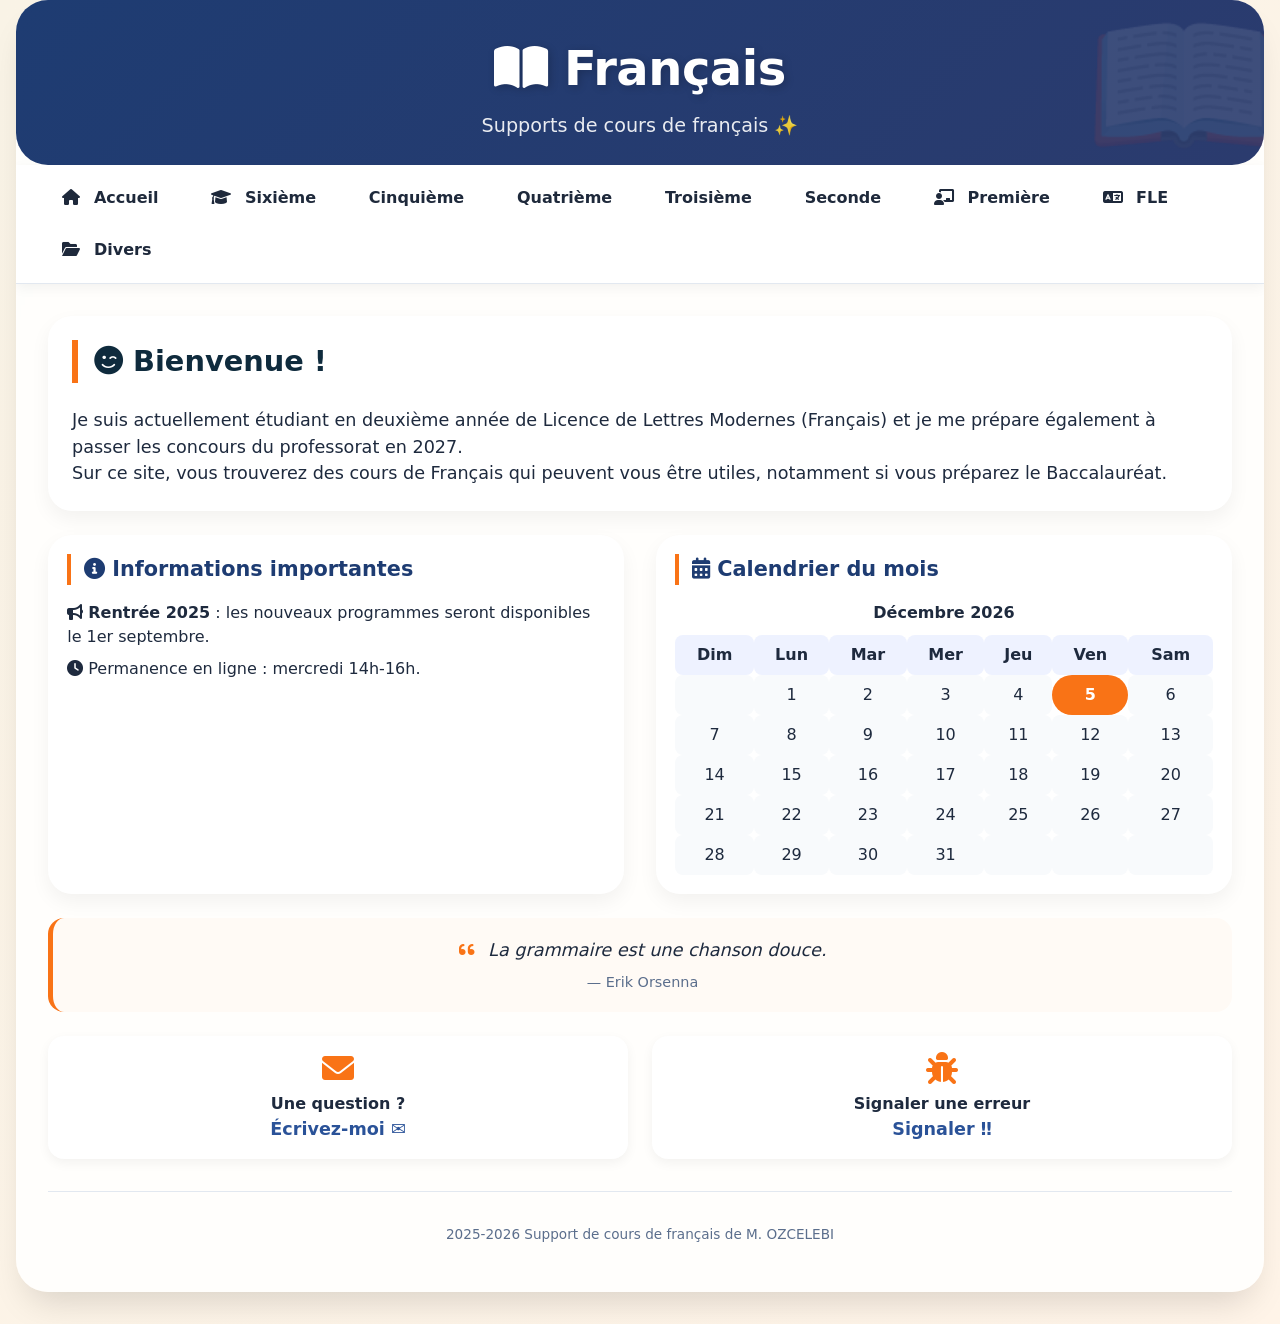
<file: index.html>
<!DOCTYPE html>
<html lang="fr">
<head>
    <meta charset="UTF-8">
    <meta name="viewport" content="width=device-width, initial-scale=1.0">
    <title>Français – Accueil</title>
    <link rel="stylesheet" href="https://cdnjs.cloudflare.com/ajax/libs/font-awesome/6.0.0-beta3/css/all.min.css">
    <link rel="stylesheet" href="style.css">
    <style>
        /* Styles supplémentaires pour la page d'accueil */
        .hero-accueil {
            background: linear-gradient(135deg, #1e3c72, #2b3b6e);
            position: relative;
            overflow: hidden;
        }
        .hero-accueil::before {
            content: "📖";
            font-size: 10rem;
            position: absolute;
            right: -20px;
            bottom: -40px;
            opacity: 0.1;
            pointer-events: none;
        }
        .two-columns {
            display: grid;
            grid-template-columns: 1fr 1fr;
            gap: 2rem;
            margin: 1.5rem 0;
        }
        .info-card, .calendar-card {
            background: white;
            border-radius: 1.5rem;
            padding: 1.2rem;
            box-shadow: 0 8px 20px rgba(0,0,0,0.05);
            height: 100%;
        }
        .info-card h3, .calendar-card h3 {
            font-size: 1.3rem;
            margin-bottom: 1rem;
            color: #1e3c72;
            border-left: 4px solid #f97316;
            padding-left: 0.8rem;
        }
        .info-content {
            font-size: 1rem;
            line-height: 1.5;
        }
        .info-content p {
            margin: 0.5rem 0;
        }
        .calendar {
            text-align: center;
        }
        .calendar table {
            width: 100%;
            border-collapse: collapse;
            margin-top: 0.5rem;
        }
        .calendar th, .calendar td {
            padding: 0.5rem;
            text-align: center;
            border-radius: 0.5rem;
        }
        .calendar th {
            background: #eef2ff;
            font-weight: 600;
        }
        .calendar td {
            background: #f8fafc;
        }
        .calendar .today {
            background: #f97316;
            color: white;
            font-weight: bold;
            border-radius: 2rem;
        }
        .citation-box {
            background: #fffaf5;
            border-left: 5px solid #f97316;
            padding: 1.2rem;
            border-radius: 1rem;
            margin: 1.5rem 0;
            font-style: italic;
            text-align: center;
            font-size: 1.1rem;
            transition: opacity 0.5s;
        }
        .citation-author {
            margin-top: 0.5rem;
            font-size: 0.9rem;
            color: #5b6e8c;
            font-style: normal;
        }
        .contact-links {
            display: grid;
            grid-template-columns: 1fr 1fr;
            gap: 1.5rem;
            margin: 1rem 0;
        }
        .contact-card {
            background: white;
            border-radius: 1rem;
            padding: 1rem;
            text-align: center;
            box-shadow: 0 4px 12px rgba(0,0,0,0.05);
            transition: transform 0.2s;
        }
        .contact-card:hover {
            transform: translateY(-3px);
        }
        .contact-card i {
            font-size: 2rem;
            color: #f97316;
            margin-bottom: 0.5rem;
        }
        .contact-card a {
            font-weight: 600;
            font-size: 1.1rem;
        }
        @media (max-width: 800px) {
            .two-columns {
                grid-template-columns: 1fr;
                gap: 1rem;
            }
            .contact-links {
                grid-template-columns: 1fr;
            }
        }
    </style>
</head>
<body>
<div class="main-container">
    <div class="hero hero-accueil">
        <h1><i class="fas fa-book-open"></i> Français </h1>
        <p>Supports de cours de français ✨</p>
    </div>

    <div class="nav-bar">
        <a href="index.html" class="nav-btn"><i class="fas fa-home"></i> Accueil</a>
        <a href="six.html" class="nav-btn"><i class="fas fa-graduation-cap"></i> Sixième</a>
        <a href="cinquieme.html" class="nav-btn">Cinquième</a>
        <a href="quatrieme.html" class="nav-btn">Quatrième</a>
        <a href="troisieme.html" class="nav-btn">Troisième</a>
        <a href="seconde.html" class="nav-btn">Seconde</a>
        <a href="bac.html" class="nav-btn"><i class="fas fa-chalkboard-user"></i> Première</a>
        <a href="fle.html" class="nav-btn"><i class="fas fa-language"></i> FLE</a>
        <a href="divers.html" class="nav-btn"><i class="fas fa-folder-open"></i> Divers</a>
    </div>

    <div class="content">
        <!-- Présentation existante -->
        <div class="card">
            <h2 class="section-title"><i class="fas fa-smile-wink"></i> Bienvenue !</h2>
            <p style="font-size:1.1rem">Je suis actuellement étudiant en deuxième année de Licence de Lettres Modernes (Français) et je me prépare également à passer les concours du professorat en 2027.<br>Sur ce site, vous trouverez des cours de Français qui peuvent vous être utiles, notamment si vous préparez le Baccalauréat.</p>
        </div>

        <!-- DEUX COLONNES : Infos importantes (JSON) + Calendrier -->
        <div class="two-columns">
            <!-- Colonne gauche : informations importantes -->
            <div class="info-card">
                <h3><i class="fas fa-info-circle"></i> Informations importantes</h3>
                <div id="infoContainer" class="info-content">
                    <p>Chargement des informations...</p>
                </div>
            </div>
            <!-- Colonne droite : calendrier dynamique -->
            <div class="calendar-card">
                <h3><i class="fas fa-calendar-alt"></i> Calendrier du mois</h3>
                <div id="calendar" class="calendar"></div>
            </div>
        </div>

        <!-- Espace citations -->
        <div id="citationBox" class="citation-box">
            <i class="fas fa-quote-left" style="color:#f97316; margin-right: 8px;"></i>
            <span id="citationText">Chargement des citations...</span>
            <div id="citationAuthor" class="citation-author"></div>
        </div>

        <!-- Liens de contact en deux colonnes -->
        <div class="contact-links">
            <div class="contact-card">
                <i class="fas fa-envelope"></i>
                <p><strong>Une question ?</strong></p>
                <a href="mailto:ozcelebialican2005@gmail.com?subject=J'ai une question%5BFR%5D&body=Ma%20question%20se%20porte%20sur%20le%20français%20(ne%20changez%20pas%20l'objet)">Écrivez-moi ✉️</a>
            </div>
            <div class="contact-card">
                <i class="fas fa-bug"></i>
                <p><strong>Signaler une erreur</strong></p>
                <a href="mailto:ozcelebialican2005@gmail.com?subject=%5BErreur%5D&body=(ne%20changez%20pas%20l'objet)">Signaler ‼</a>
            </div>
        </div>

        <footer> 2025-2026 Support de cours de français de M. OZCELEBI</footer>
    </div>
</div>

<script>
    // 1. Chargement des informations importantes depuis info.json
    async function loadImportantInfo() {
        try {
            const response = await fetch('info.json');
            if (!response.ok) throw new Error('Fichier info.json non trouvé');
            const data = await response.json();
            const container = document.getElementById('infoContainer');
            if (data && data.content && data.content.trim() !== "") {
                // Support du HTML simple dans le JSON
                container.innerHTML = data.content;
            } else {
                container.innerHTML = ""; // Rien n'est affiché
            }
        } catch (error) {
            console.warn("Impossible de charger info.json :", error);
            document.getElementById('infoContainer').innerHTML = ""; // Aucune information affichée
        }
    }

    // 2. Calendrier dynamique (mois en cours)
    function generateCalendar() {
        const today = new Date();
        const year = today.getFullYear();
        const month = today.getMonth(); // 0-indexé
        const firstDay = new Date(year, month, 1).getDay(); // jour de la semaine (0 = dimanche)
        const daysInMonth = new Date(year, month + 1, 0).getDate();
        
        const monthNames = ["Janvier", "Février", "Mars", "Avril", "Mai", "Juin", "Juillet", "Août", "Septembre", "Octobre", "Novembre", "Décembre"];
        const dayNames = ["Dim", "Lun", "Mar", "Mer", "Jeu", "Ven", "Sam"];
        
        let calendarHtml = `<h4 style="margin:0 0 10px 0;">${monthNames[month]} ${year}</h4>`;
        calendarHtml += "<table>";
        calendarHtml += "<tr>";
        for (let i = 0; i < 7; i++) {
            calendarHtml += `<th>${dayNames[i]}</th>`;
        }
        calendarHtml += "</tr><tr>";
        
        let date = 1;
        // Cases vides avant le premier jour (ajuster car getDay() donne dimanche=0)
        let startOffset = firstDay === 0 ? 6 : firstDay - 1; // pour commencer lundi
        for (let i = 0; i < startOffset; i++) {
            calendarHtml += "<td></td>";
        }
        
        const currentDate = today.getDate();
        for (let i = startOffset; date <= daysInMonth; i++) {
            if (i > 0 && i % 7 === 0) {
                calendarHtml += "</tr><tr>";
            }
            if (date === currentDate) {
                calendarHtml += `<td class="today">${date}</td>`;
            } else {
                calendarHtml += `<td>${date}</td>`;
            }
            date++;
        }
        // Compléter les cases vides à la fin
        const totalCells = startOffset + daysInMonth;
        const remaining = 7 - (totalCells % 7);
        if (remaining < 7) {
            for (let i = 0; i < remaining; i++) {
                calendarHtml += "<td></td>";
            }
        }
        calendarHtml += "</tr></table>";
        document.getElementById('calendar').innerHTML = calendarHtml;
    }

    // 3. Citations : charger citation.json et les afficher aléatoirement toutes les 20-30s
    let citationsList = [];
    let currentCitationIndex = -1;
    let citationInterval = null;

    async function loadCitations() {
        try {
            const response = await fetch('citation.json');
            if (!response.ok) throw new Error('citation.json introuvable');
            const data = await response.json();
            if (Array.isArray(data) && data.length > 0) {
                citationsList = data;
                showRandomCitation();
                // Lancer l'intervalle (20-30 secondes)
                if (citationInterval) clearInterval(citationInterval);
                citationInterval = setInterval(showRandomCitation, getRandomInterval());
            } else {
                document.getElementById('citationText').innerText = "Aucune citation pour le moment.";
                document.getElementById('citationAuthor').innerHTML = "";
            }
        } catch (error) {
            console.warn("Erreur chargement citations :", error);
            document.getElementById('citationText').innerText = "📖 Ajoutez des citations dans citation.json";
        }
    }

    function getRandomInterval() {
        // entre 20 et 30 secondes (20000 à 30000 ms)
        return Math.floor(Math.random() * (30000 - 20000 + 1) + 20000);
    }

    function showRandomCitation() {
        if (citationsList.length === 0) return;
        let newIndex;
        do {
            newIndex = Math.floor(Math.random() * citationsList.length);
        } while (citationsList.length > 1 && newIndex === currentCitationIndex);
        currentCitationIndex = newIndex;
        const citation = citationsList[currentCitationIndex];
        document.getElementById('citationText').innerHTML = citation.texte || "Citation manquante";
        document.getElementById('citationAuthor').innerHTML = citation.auteur ? `— ${citation.auteur}` : "";
        // Réinitialiser l'intervalle avec une nouvelle durée aléatoire
        if (citationInterval) {
            clearInterval(citationInterval);
            citationInterval = setInterval(showRandomCitation, getRandomInterval());
        }
    }

    // 4. Initialisation au chargement
    window.onload = () => {
        loadImportantInfo();
        generateCalendar();
        loadCitations();
    };
</script>
</body>
</html>
</file>
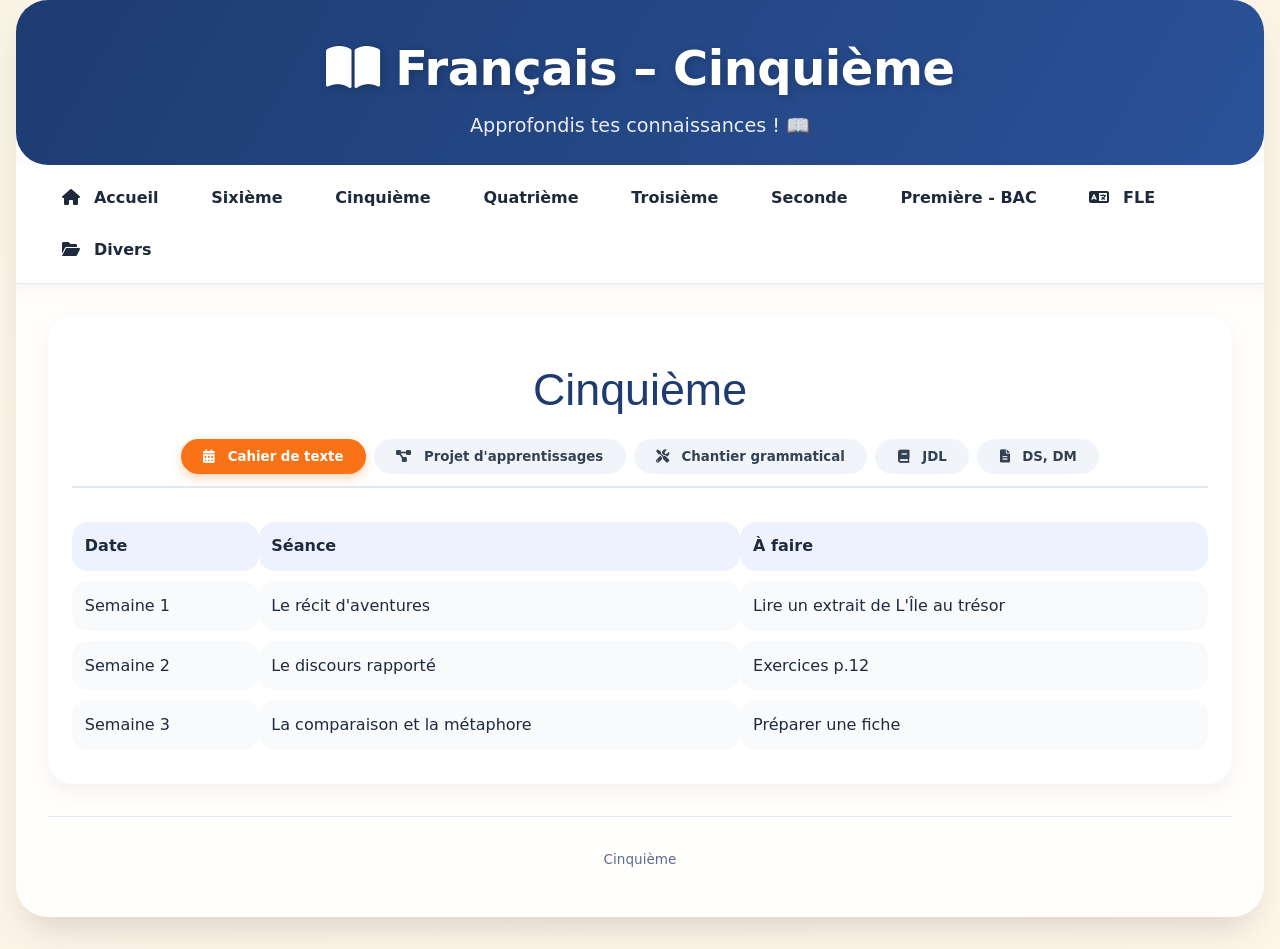
<file: cinquieme.html>
<!DOCTYPE html>
<html lang="fr">
<head>
    <meta charset="UTF-8">
    <meta name="viewport" content="width=device-width, initial-scale=1.0">
    <title>Français – Cinquième</title>
    <link rel="stylesheet" href="https://cdnjs.cloudflare.com/ajax/libs/font-awesome/6.0.0-beta3/css/all.min.css">
    <link rel="stylesheet" href="style.css">
    <style>
        .cursive-title { font-family: 'Segoe UI', 'Brush Script MT', cursive, sans-serif; font-size: 2.8rem; text-align: center; margin: 1rem 0; color: #1e3c72; font-weight: 500; }
        .level-tabs { display: flex; gap: 0.5rem; flex-wrap: wrap; margin-bottom: 1.5rem; border-bottom: 2px solid #e2e8f0; padding-bottom: 0.75rem; justify-content: center; }
        .tab-btn { background: #f1f5f9; border: none; padding: 0.6rem 1.4rem; border-radius: 40px; font-weight: 600; cursor: pointer; transition: all 0.2s; font-family: inherit; color: #334155; }
        .tab-btn i { margin-right: 8px; }
        .tab-btn.active { background: #f97316; color: white; box-shadow: 0 4px 10px rgba(249,115,22,0.3); }
        .tab-content { display: none; animation: fadeIn 0.2s; }
        .tab-content.active { display: block; }
        .planning-table { width: 100%; border-collapse: separate; border-spacing: 0 10px; }
        .planning-table th, .planning-table td { background: #f8fafc; padding: 0.8rem; border-radius: 1rem; text-align: left; }
        .planning-table th { background: #eef2ff; font-weight: 700; }
        .file-list { list-style: none; padding-left: 0; }
        .file-list li { margin: 0.5rem 0; padding: 0.4rem 0; border-bottom: 1px dashed #e2e8f0; }
        .file-list li i { margin-right: 10px; color: #f97316; }
        .accordion-item { background: white; border-radius: 1rem; margin-bottom: 1rem; border: 1px solid #eef2ff; overflow: hidden; }
        .accordion-header { background: #fef9f0; padding: 1rem; font-weight: bold; cursor: pointer; display: flex; justify-content: space-between; align-items: center; }
        .accordion-header:hover { background: #fff0e0; }
        .accordion-header i { transition: transform 0.3s; }
        .accordion-content { display: none; padding: 1rem; border-top: 1px solid #e2e8f0; background: #ffffff; }
        .accordion-content.open { display: block; }
        .seance-list { list-style: none; padding-left: 0; }
        .seance-list li { margin: 0.8rem 0; padding: 0.5rem; background: #f8fafc; border-radius: 0.8rem; }
        .seance-title { font-weight: 600; color: #1e3c72; }
        .resource-card { background: #fef9f0; border-radius: 1rem; padding: 1rem; margin-bottom: 1rem; border-left: 4px solid #f97316; }
        @keyframes fadeIn { from { opacity: 0; transform: translateY(8px);} to { opacity: 1; transform: translateY(0);} }
        @media (max-width: 700px) { .cursive-title { font-size: 2rem; } }
    </style>
</head>
<body>
<div class="main-container">
    <div class="hero">
        <h1><i class="fas fa-book-open"></i> Français – Cinquième</h1>
        <p>Approfondis tes connaissances ! 📖</p>
    </div>

    <div class="nav-bar">
        <a href="index.html" class="nav-btn"><i class="fas fa-home"></i> Accueil</a>
        <a href="six.html" class="nav-btn">Sixième</a>
        <a href="cinquieme.html" class="nav-btn">Cinquième</a>
        <a href="quatrieme.html" class="nav-btn">Quatrième</a>
        <a href="troisieme.html" class="nav-btn">Troisième</a>
        <a href="seconde.html" class="nav-btn">Seconde</a>
        <a href="bac.html" class="nav-btn">Première - BAC</a>
        <a href="fle.html" class="nav-btn"><i class="fas fa-language"></i> FLE</a>
        <a href="divers.html" class="nav-btn"><i class="fas fa-folder-open"></i> Divers</a>
    </div>

    <div class="content">
        <div class="card">
            <h2 class="cursive-title">Cinquième</h2>

            <div class="level-tabs">
                <button class="tab-btn active" data-tab="cahier5"><i class="fas fa-calendar-alt"></i> Cahier de texte</button>
                <button class="tab-btn" data-tab="projet5"><i class="fas fa-project-diagram"></i> Projet d'apprentissages</button>
                <button class="tab-btn" data-tab="chantier5"><i class="fas fa-tools"></i> Chantier grammatical</button>
                <button class="tab-btn" data-tab="jdl5"><i class="fas fa-book"></i> JDL</button>
                <button class="tab-btn" data-tab="dsdm5"><i class="fas fa-file-alt"></i> DS, DM</button>
            </div>

            <div id="cahier5" class="tab-content active"><div id="cahier5-container">Chargement du cahier de texte...</div></div>
            <div id="projet5" class="tab-content"><div id="projets5-container"></div></div>
            <div id="chantier5" class="tab-content"><div id="chantier5-container"></div></div>
            <div id="jdl5" class="tab-content">
                <div class="resource-card"><h3>🎧 Dictée thématique : "Les explorateurs"</h3><a href="audio/dictee_explorateurs.mp3" target="_blank">Écouter la dictée</a></div>
                <div class="resource-card"><h3>💡 Le mot de la semaine : "Aventure"</h3><p>Étymologie et expressions liées.</p></div>
                <div class="resource-card"><h3>🧩 Quiz : Les types de récits</h3><a href="pdf/quiz_recits.pdf" target="_blank">📄 Télécharger le quiz</a></div>
            </div>
            <div id="dsdm5" class="tab-content">
                <ul class="file-list">
                    <li><i class="fas fa-file-pdf"></i> <a href="pdf/5e_ds1.pdf" target="_blank">DS 1 – Le récit d'aventures</a></li>
                    <li><i class="fas fa-file-pdf"></i> <a href="pdf/5e_dm1.pdf" target="_blank">DM 1 – Écrire une péripétie</a></li>
                    <li><i class="fas fa-file-pdf"></i> <a href="pdf/5e_ds2.pdf" target="_blank">DS 2 – Grammaire : discours rapporté</a></li>
                </ul>
            </div>
        </div>
        <footer> Cinquième</footer>
    </div>
</div>

<script>
    // ========== CAHIER DE TEXTE INTÉGRÉ (plus de fetch) ==========
    const cahierTexteData = [
        { date: "Semaine 1", seance: "Le récit d'aventures", aFaire: "Lire un extrait de L'Île au trésor" },
        { date: "Semaine 2", seance: "Le discours rapporté", aFaire: "Exercices p.12" },
        { date: "Semaine 3", seance: "La comparaison et la métaphore", aFaire: "Préparer une fiche" }
    ];

    function loadCahierTexte(containerId) {
        const container = document.getElementById(containerId);
        if (!container) return;
        if (cahierTexteData.length === 0) {
            container.innerHTML = '<p>Aucune entrée pour le moment.</p>';
            return;
        }
        let html = `<table class="planning-table">
                        <thead>
                            <tr><th>Date</th><th>Séance</th><th>À faire</th></tr>
                        </thead>
                        <tbody>`;
        cahierTexteData.forEach(entry => {
            html += `<tr>
                        <td>${entry.date || ''}</td>
                        <td>${entry.seance || ''}</td>
                        <td>${entry.aFaire || ''}</td>
                     </tr>`;
        });
        html += `</tbody>
                 </table>`;
        container.innerHTML = html;
    }

    // Données intégrées pour les projets
    const projetsData = [
        {
            "titre": "🏴‍☠️ Projet 1 : Écrire une nouvelle d'aventure",
            "seances": [
                { "titre": "Séance 1 : Lecture d'une nouvelle (L'Île au trésor)", "fichiers": [{"nom": "Extrait", "url": "pdf/ile_tresor_extrait.pdf"}] },
                { "titre": "Séance 2 : Créer un personnage aventurier", "fichiers": [{"nom": "Fiche personnage", "url": "pdf/fiche_personnage.pdf"}] },
                { "titre": "Séance 3 : Construire un schéma narratif", "fichiers": [] }
            ]
        },
        {
            "titre": "🎭 Projet 2 : Mettre en scène une saynète",
            "seances": [
                { "titre": "Séance 1 : Découverte du texte", "fichiers": [{"nom": "Extrait de la pièce", "url": "pdf/saynete_extrait.pdf"}] },
                { "titre": "Séance 2 : Jeu et intonation", "fichiers": [] },
                { "titre": "Séance 3 : Représentation", "fichiers": [] }
            ]
        }
    ];

    // Données intégrées pour les chantiers grammaticaux
    const chantiersData = [
        { "titre": "📖 Chantier n°1 – Le récit d'aventures", "description": "Structure, rythme, vocabulaire de l'aventure.", "fichiers": [{"nom": "Cours", "url": "pdf/5e_recit_aventures.pdf"}, {"nom": "Exercices", "url": "pdf/5e_recit_exos.pdf"}] },
        { "titre": "✍️ Chantier n°2 – Le discours rapporté", "description": "Discours direct, indirect, indirect libre.", "fichiers": [{"nom": "Leçon + exercices", "url": "pdf/5e_discours_rapporte.pdf"}] },
        { "titre": "🔍 Chantier n°3 – La comparaison et la métaphore", "description": "Reconnaître et utiliser les figures de style.", "fichiers": [{"nom": "Fiche méthode", "url": "pdf/5e_figures.pdf"}] }
    ];

    // Fonctions d'affichage (inchangées)
    function buildProjets(containerId) {
        const container = document.getElementById(containerId);
        if (!container) return;
        let html = '';
        projetsData.forEach((projet, idx) => {
            html += `<div class="accordion-item"><div class="accordion-header" data-accordion="${idx}"><span>${projet.titre}</span><i class="fas fa-chevron-down"></i></div><div class="accordion-content" id="accordion-content-${idx}"><ul class="seance-list">`;
            projet.seances.forEach(seance => {
                html += `<li><span class="seance-title">📌 ${seance.titre}</span>`;
                if (seance.fichiers && seance.fichiers.length) {
                    html += `<ul class="file-list" style="margin-top:0.5rem;">`;
                    seance.fichiers.forEach(f => { html += `<li><i class="fas fa-file-pdf"></i> <a href="${f.url}" target="_blank">${f.nom}</a></li>`; });
                    html += `</ul>`;
                }
                html += `</li>`;
            });
            html += `</ul></div></div>`;
        });
        container.innerHTML = html;
        // Réactiver les accordéons
        document.querySelectorAll('.accordion-header').forEach(header => {
            header.addEventListener('click', function() {
                const content = this.nextElementSibling;
                const icon = this.querySelector('i');
                content.classList.toggle('open');
                icon.style.transform = content.classList.contains('open') ? 'rotate(180deg)' : 'rotate(0deg)';
            });
        });
    }

    function buildChantiers(containerId) {
        const container = document.getElementById(containerId);
        if (!container) return;
        let html = '';
        chantiersData.forEach(chantier => {
            html += `<div class="resource-card"><h3>${chantier.titre}</h3><p>${chantier.description || ''}</p>`;
            if (chantier.fichiers && chantier.fichiers.length) {
                html += `<ul class="file-list">`;
                chantier.fichiers.forEach(f => { html += `<li><i class="fas fa-file-pdf"></i> <a href="${f.url}" target="_blank">${f.nom}</a></li>`; });
                html += `</ul>`;
            }
            html += `</div>`;
        });
        container.innerHTML = html;
    }

    // Gestion des onglets (inchangée)
    const tabs = document.querySelectorAll('.tab-btn');
    const contents = document.querySelectorAll('.tab-content');
    tabs.forEach(tab => {
        tab.addEventListener('click', () => {
            const targetId = tab.getAttribute('data-tab');
            tabs.forEach(t => t.classList.remove('active'));
            contents.forEach(c => c.classList.remove('active'));
            tab.classList.add('active');
            document.getElementById(targetId).classList.add('active');
        });
    });

    // Initialisation
    window.onload = () => {
        loadCahierTexte('cahier5-container');   // plus de paramètre classe
        buildProjets('projets5-container');
        buildChantiers('chantier5-container');
    };
</script>
</body>
</html>
</file>
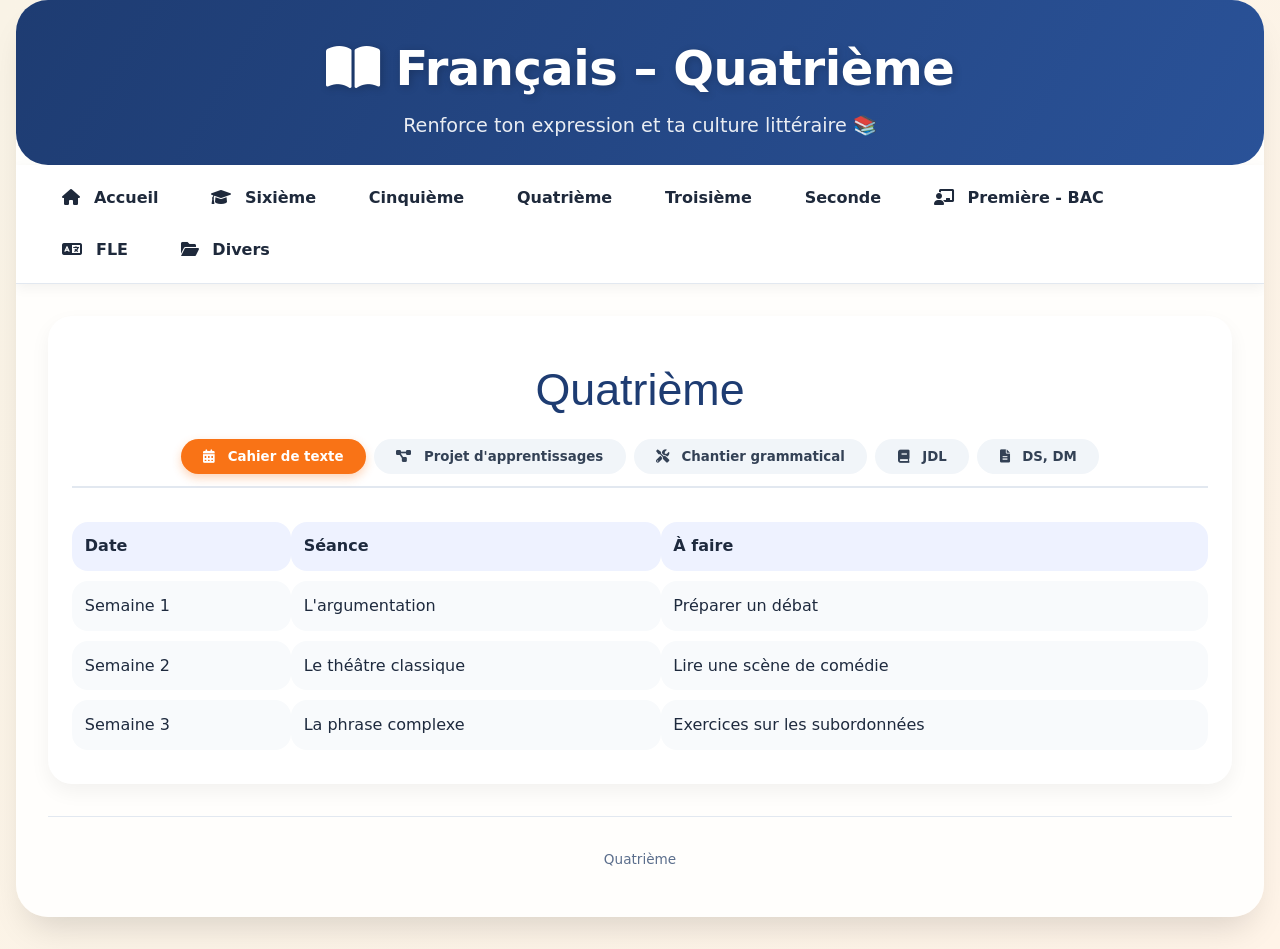
<file: quatrieme.html>
<!DOCTYPE html>
<html lang="fr">
<head>
    <meta charset="UTF-8">
    <meta name="viewport" content="width=device-width, initial-scale=1.0">
    <title>Français – Quatrième</title>
    <link rel="stylesheet" href="https://cdnjs.cloudflare.com/ajax/libs/font-awesome/6.0.0-beta3/css/all.min.css">
    <link rel="stylesheet" href="style.css">
    <style>
        .cursive-title {
            font-family: 'Segoe UI', 'Brush Script MT', cursive, sans-serif;
            font-size: 2.8rem;
            text-align: center;
            margin: 1rem 0;
            color: #1e3c72;
            font-weight: 500;
        }
        .level-tabs {
            display: flex;
            gap: 0.5rem;
            flex-wrap: wrap;
            margin-bottom: 1.5rem;
            border-bottom: 2px solid #e2e8f0;
            padding-bottom: 0.75rem;
            justify-content: center;
        }
        .tab-btn {
            background: #f1f5f9;
            border: none;
            padding: 0.6rem 1.4rem;
            border-radius: 40px;
            font-weight: 600;
            cursor: pointer;
            transition: all 0.2s;
            font-family: inherit;
            color: #334155;
        }
        .tab-btn i {
            margin-right: 8px;
        }
        .tab-btn.active {
            background: #f97316;
            color: white;
            box-shadow: 0 4px 10px rgba(249,115,22,0.3);
        }
        .tab-content {
            display: none;
            animation: fadeIn 0.2s;
        }
        .tab-content.active {
            display: block;
        }
        .planning-table {
            width: 100%;
            border-collapse: separate;
            border-spacing: 0 10px;
        }
        .planning-table th, .planning-table td {
            background: #f8fafc;
            padding: 0.8rem;
            border-radius: 1rem;
            text-align: left;
        }
        .planning-table th {
            background: #eef2ff;
            font-weight: 700;
        }
        .file-list {
            list-style: none;
            padding-left: 0;
        }
        .file-list li {
            margin: 0.5rem 0;
            padding: 0.4rem 0;
            border-bottom: 1px dashed #e2e8f0;
        }
        .file-list li i {
            margin-right: 10px;
            color: #f97316;
        }
        .accordion-item {
            background: white;
            border-radius: 1rem;
            margin-bottom: 1rem;
            border: 1px solid #eef2ff;
            overflow: hidden;
        }
        .accordion-header {
            background: #fef9f0;
            padding: 1rem;
            font-weight: bold;
            cursor: pointer;
            display: flex;
            justify-content: space-between;
            align-items: center;
        }
        .accordion-header:hover {
            background: #fff0e0;
        }
        .accordion-header i {
            transition: transform 0.3s;
        }
        .accordion-content {
            display: none;
            padding: 1rem;
            border-top: 1px solid #e2e8f0;
            background: #ffffff;
        }
        .accordion-content.open {
            display: block;
        }
        .seance-list {
            list-style: none;
            padding-left: 0;
        }
        .seance-list li {
            margin: 0.8rem 0;
            padding: 0.5rem;
            background: #f8fafc;
            border-radius: 0.8rem;
        }
        .seance-title {
            font-weight: 600;
            color: #1e3c72;
        }
        .resource-card {
            background: #fef9f0;
            border-radius: 1rem;
            padding: 1rem;
            margin-bottom: 1rem;
            border-left: 4px solid #f97316;
        }
        @keyframes fadeIn {
            from { opacity: 0; transform: translateY(8px);}
            to { opacity: 1; transform: translateY(0);}
        }
        @media (max-width: 700px) {
            .cursive-title {
                font-size: 2rem;
            }
        }
    </style>
</head>
<body>
<div class="main-container">
    <div class="hero">
        <h1><i class="fas fa-book-open"></i> Français – Quatrième</h1>
        <p>Renforce ton expression et ta culture littéraire 📚</p>
    </div>

    <div class="nav-bar">
        <a href="index.html" class="nav-btn"><i class="fas fa-home"></i> Accueil</a>
        <a href="six.html" class="nav-btn"><i class="fas fa-graduation-cap"></i> Sixième</a>
        <a href="cinquieme.html" class="nav-btn">Cinquième</a>
        <a href="quatrieme.html" class="nav-btn">Quatrième</a>
        <a href="troisieme.html" class="nav-btn">Troisième</a>
        <a href="seconde.html" class="nav-btn">Seconde</a>
        <a href="bac.html" class="nav-btn"><i class="fas fa-chalkboard-user"></i> Première - BAC</a>
        <a href="fle.html" class="nav-btn"><i class="fas fa-language"></i> FLE</a>
        <a href="divers.html" class="nav-btn"><i class="fas fa-folder-open"></i> Divers</a>
    </div>

    <div class="content">
        <div class="card">
            <h2 class="cursive-title">Quatrième</h2>
            <div class="level-tabs">
                <button class="tab-btn active" data-tab="cahier4"><i class="fas fa-calendar-alt"></i> Cahier de texte</button>
                <button class="tab-btn" data-tab="projet4"><i class="fas fa-project-diagram"></i> Projet d'apprentissages</button>
                <button class="tab-btn" data-tab="chantier4"><i class="fas fa-tools"></i> Chantier grammatical</button>
                <button class="tab-btn" data-tab="jdl4"><i class="fas fa-book"></i> JDL</button>
                <button class="tab-btn" data-tab="dsdm4"><i class="fas fa-file-alt"></i> DS, DM</button>
            </div>
            <div id="cahier4" class="tab-content active"><div id="cahier4-container">Chargement...</div></div>
            <div id="projet4" class="tab-content"><div id="projets4-container"></div></div>
            <div id="chantier4" class="tab-content"><div id="chantier4-container"></div></div>
            <div id="jdl4" class="tab-content">
                <div class="resource-card"><h3>🎧 Dictée : "La société du spectacle"</h3><a href="audio/dictee_societe.mp3">Écouter</a></div>
                <div class="resource-card"><h3>💡 Mot de la semaine : "Engagement"</h3></div>
                <div class="resource-card"><h3>🧩 Jeu : Le registre polémique</h3><a href="pdf/4e_polemique.pdf">Fiche jeu</a></div>
            </div>
            <div id="dsdm4" class="tab-content">
                <ul class="file-list">
                    <li><i class="fas fa-file-pdf"></i> <a href="pdf/4e_ds1.pdf">DS 1 – Argumentation</a></li>
                    <li><i class="fas fa-file-pdf"></i> <a href="pdf/4e_dm1.pdf">DM 1 – Écrire un plaidoyer</a></li>
                </ul>
            </div>
        </div>
        <footer> Quatrième</footer>
    </div>
</div>

<script>
    // ========== CAHIER DE TEXTE INTÉGRÉ ==========
    const cahierTexteData = [
        { date: "Semaine 1", seance: "L'argumentation", aFaire: "Préparer un débat" },
        { date: "Semaine 2", seance: "Le théâtre classique", aFaire: "Lire une scène de comédie" },
        { date: "Semaine 3", seance: "La phrase complexe", aFaire: "Exercices sur les subordonnées" }
    ];

    function loadCahierTexte(containerId) {
        const container = document.getElementById(containerId);
        if (!container) return;
        if (cahierTexteData.length === 0) {
            container.innerHTML = '<p>Aucune entrée pour le moment.</p>';
            return;
        }
        let html = `<table class="planning-table">
                        <thead>
                            <tr><th>Date</th><th>Séance</th><th>À faire</th></tr>
                        </thead>
                        <tbody>`;
        cahierTexteData.forEach(entry => {
            html += `<tr>
                        <td>${entry.date || ''}</td>
                        <td>${entry.seance || ''}</td>
                        <td>${entry.aFaire || ''}</td>
                     </tr>`;
        });
        html += `</tbody>
                 </table>`;
        container.innerHTML = html;
    }

    // ========== PROJETS ==========
    const projetsData = [
        {
            "titre": "🎭 Projet 1 : Jouer une scène de comédie",
            "seances": [
                { "titre": "Séance 1 : Lecture de la pièce", "fichiers": [{"nom": "Extrait de la pièce", "url": "pdf/comedie_extrait.pdf"}] },
                { "titre": "Séance 2 : Analyse des personnages", "fichiers": [] },
                { "titre": "Séance 3 : Mise en voix", "fichiers": [] },
                { "titre": "Séance 4 : Jeu scénique", "fichiers": [] },
                { "titre": "Séance 5 : Représentation", "fichiers": [] }
            ]
        },
        {
            "titre": "📢 Projet 2 : Débat argumenté",
            "seances": [
                { "titre": "Séance 1 : Choisir un sujet", "fichiers": [] },
                { "titre": "Séance 2 : Rechercher des arguments", "fichiers": [{"nom": "Guide des arguments", "url": "pdf/guide_arguments.pdf"}] },
                { "titre": "Séance 3 : Préparer son discours", "fichiers": [] },
                { "titre": "Séance 4 : Débat en classe", "fichiers": [] }
            ]
        }
    ];

    // ========== CHANTIERS GRAMMATICAUX ==========
    const chantiersData = [
        { "titre": "🗣️ Chantier n°1 – L'argumentation", "description": "Thèse, antithèse, exemples.", "fichiers": [{"nom": "Fiche méthode", "url": "pdf/4e_argumentation.pdf"}] },
        { "titre": "🎭 Chantier n°2 – Le théâtre classique", "description": "Règle des trois unités, comédie et tragédie.", "fichiers": [{"nom": "Cours", "url": "pdf/4e_theatre.pdf"}] },
        { "titre": "✍️ Chantier n°3 – La phrase complexe", "description": "Propositions subordonnées.", "fichiers": [{"nom": "Exercices", "url": "pdf/4e_subordonnees.pdf"}] }
    ];

    // Construction des projets (accordéon)
    function buildProjets(containerId) {
        const container = document.getElementById(containerId);
        if (!container) return;
        let html = '';
        projetsData.forEach((projet, idx) => {
            html += `<div class="accordion-item">
                        <div class="accordion-header" data-accordion="${idx}">
                            <span>${projet.titre}</span>
                            <i class="fas fa-chevron-down"></i>
                        </div>
                        <div class="accordion-content" id="accordion-content-${idx}">
                            <ul class="seance-list">`;
            projet.seances.forEach(seance => {
                html += `<li><span class="seance-title">📌 ${seance.titre}</span>`;
                if (seance.fichiers && seance.fichiers.length) {
                    html += `<ul class="file-list" style="margin-top:0.5rem;">`;
                    seance.fichiers.forEach(f => {
                        html += `<li><i class="fas fa-file-pdf"></i> <a href="${f.url}" target="_blank">${f.nom}</a></li>`;
                    });
                    html += `</ul>`;
                }
                html += `</li>`;
            });
            html += `</ul></div></div>`;
        });
        container.innerHTML = html;

        // Activer les accordéons
        document.querySelectorAll('.accordion-header').forEach(header => {
            header.addEventListener('click', function() {
                const content = this.nextElementSibling;
                const icon = this.querySelector('i');
                content.classList.toggle('open');
                icon.style.transform = content.classList.contains('open') ? 'rotate(180deg)' : 'rotate(0deg)';
            });
        });
    }

    // Construction des chantiers grammaticaux
    function buildChantiers(containerId) {
        const container = document.getElementById(containerId);
        if (!container) return;
        let html = '';
        chantiersData.forEach(chantier => {
            html += `<div class="resource-card">
                        <h3>${chantier.titre}</h3>
                        <p>${chantier.description || ''}</p>`;
            if (chantier.fichiers && chantier.fichiers.length) {
                html += `<ul class="file-list">`;
                chantier.fichiers.forEach(f => {
                    html += `<li><i class="fas fa-file-pdf"></i> <a href="${f.url}" target="_blank">${f.nom}</a></li>`;
                });
                html += `</ul>`;
            }
            html += `</div>`;
        });
        container.innerHTML = html;
    }

    // Gestion des onglets principaux
    const tabs = document.querySelectorAll('.tab-btn');
    const contents = document.querySelectorAll('.tab-content');
    tabs.forEach(tab => {
        tab.addEventListener('click', () => {
            const targetId = tab.getAttribute('data-tab');
            tabs.forEach(t => t.classList.remove('active'));
            contents.forEach(c => c.classList.remove('active'));
            tab.classList.add('active');
            document.getElementById(targetId).classList.add('active');
        });
    });

    // Initialisation
    window.onload = () => {
        loadCahierTexte('cahier4-container');   // appel sans paramètre classe
        buildProjets('projets4-container');
        buildChantiers('chantier4-container');
    };
</script>
</body>
</html>
</file>
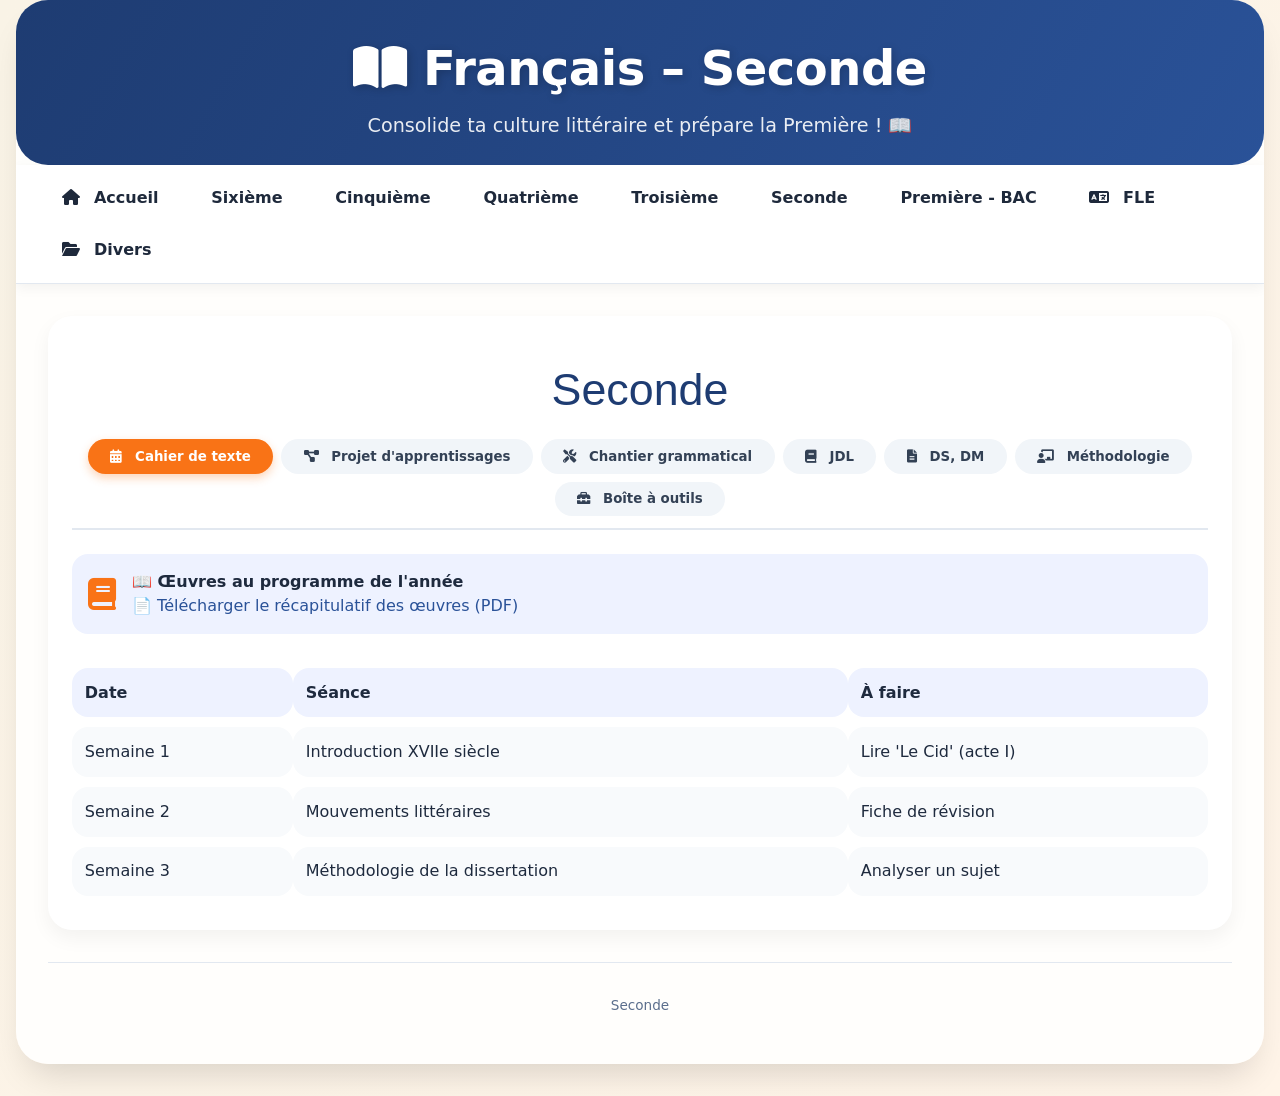
<file: seconde.html>
<!DOCTYPE html>
<html lang="fr">
<head>
    <meta charset="UTF-8">
    <meta name="viewport" content="width=device-width, initial-scale=1.0">
    <title>Français – Seconde</title>
    <link rel="stylesheet" href="https://cdnjs.cloudflare.com/ajax/libs/font-awesome/6.0.0-beta3/css/all.min.css">
    <link rel="stylesheet" href="style.css">
    <style>
        .cursive-title {
            font-family: 'Segoe UI', 'Brush Script MT', cursive, sans-serif;
            font-size: 2.8rem;
            text-align: center;
            margin: 1rem 0;
            color: #1e3c72;
            font-weight: 500;
        }
        .level-tabs {
            display: flex;
            gap: 0.5rem;
            flex-wrap: wrap;
            margin-bottom: 1.5rem;
            border-bottom: 2px solid #e2e8f0;
            padding-bottom: 0.75rem;
            justify-content: center;
        }
        .tab-btn {
            background: #f1f5f9;
            border: none;
            padding: 0.6rem 1.4rem;
            border-radius: 40px;
            font-weight: 600;
            cursor: pointer;
            transition: all 0.2s;
            font-family: inherit;
            color: #334155;
        }
        .tab-btn i {
            margin-right: 8px;
        }
        .tab-btn.active {
            background: #f97316;
            color: white;
            box-shadow: 0 4px 10px rgba(249,115,22,0.3);
        }
        .tab-content {
            display: none;
            animation: fadeIn 0.2s;
        }
        .tab-content.active {
            display: block;
        }
        .planning-table {
            width: 100%;
            border-collapse: separate;
            border-spacing: 0 10px;
        }
        .planning-table th, .planning-table td {
            background: #f8fafc;
            padding: 0.8rem;
            border-radius: 1rem;
            text-align: left;
        }
        .planning-table th {
            background: #eef2ff;
            font-weight: 700;
        }
        .file-list {
            list-style: none;
            padding-left: 0;
        }
        .file-list li {
            margin: 0.5rem 0;
            padding: 0.4rem 0;
            border-bottom: 1px dashed #e2e8f0;
        }
        .file-list li i {
            margin-right: 10px;
            color: #f97316;
        }
        .accordion-item {
            background: white;
            border-radius: 1rem;
            margin-bottom: 1rem;
            border: 1px solid #eef2ff;
            overflow: hidden;
        }
        .accordion-header {
            background: #fef9f0;
            padding: 1rem;
            font-weight: bold;
            cursor: pointer;
            display: flex;
            justify-content: space-between;
            align-items: center;
        }
        .accordion-header:hover {
            background: #fff0e0;
        }
        .accordion-header i {
            transition: transform 0.3s;
        }
        .accordion-content {
            display: none;
            padding: 1rem;
            border-top: 1px solid #e2e8f0;
            background: #ffffff;
        }
        .accordion-content.open {
            display: block;
        }
        .seance-list {
            list-style: none;
            padding-left: 0;
        }
        .seance-list li {
            margin: 0.8rem 0;
            padding: 0.5rem;
            background: #f8fafc;
            border-radius: 0.8rem;
        }
        .seance-title {
            font-weight: 600;
            color: #1e3c72;
        }
        .resource-card {
            background: #fef9f0;
            border-radius: 1rem;
            padding: 1rem;
            margin-bottom: 1rem;
            border-left: 4px solid #f97316;
        }
        .oeuvre-pdf {
            background: #eef2ff;
            border-radius: 1rem;
            padding: 1rem;
            margin-bottom: 1.5rem;
            display: flex;
            align-items: center;
            gap: 1rem;
        }
        .oeuvre-pdf i {
            font-size: 2rem;
            color: #f97316;
        }
        @keyframes fadeIn {
            from { opacity: 0; transform: translateY(8px);}
            to { opacity: 1; transform: translateY(0);}
        }
        @media (max-width: 700px) {
            .cursive-title { font-size: 2rem; }
        }
    </style>
</head>
<body>
<div class="main-container">
    <div class="hero">
        <h1><i class="fas fa-book-open"></i> Français – Seconde</h1>
        <p>Consolide ta culture littéraire et prépare la Première ! 📖</p>
    </div>

    <div class="nav-bar">
        <a href="index.html" class="nav-btn"><i class="fas fa-home"></i> Accueil</a>
        <a href="six.html" class="nav-btn">Sixième</a>
        <a href="cinquieme.html" class="nav-btn">Cinquième</a>
        <a href="quatrieme.html" class="nav-btn">Quatrième</a>
        <a href="troisieme.html" class="nav-btn">Troisième</a>
        <a href="seconde.html" class="nav-btn">Seconde</a>
        <a href="bac.html" class="nav-btn">Première - BAC</a>
        <a href="fle.html" class="nav-btn"><i class="fas fa-language"></i> FLE</a>
        <a href="divers.html" class="nav-btn"><i class="fas fa-folder-open"></i> Divers</a>
    </div>

    <div class="content">
        <div class="card">
            <h2 class="cursive-title">Seconde</h2>

            <div class="level-tabs">
                <button class="tab-btn active" data-tab="cahier2"><i class="fas fa-calendar-alt"></i> Cahier de texte</button>
                <button class="tab-btn" data-tab="projet2"><i class="fas fa-project-diagram"></i> Projet d'apprentissages</button>
                <button class="tab-btn" data-tab="chantier2"><i class="fas fa-tools"></i> Chantier grammatical</button>
                <button class="tab-btn" data-tab="jdl2"><i class="fas fa-book"></i> JDL</button>
                <button class="tab-btn" data-tab="dsdm2"><i class="fas fa-file-alt"></i> DS, DM</button>
                <button class="tab-btn" data-tab="methodo2"><i class="fas fa-chalkboard-teacher"></i> Méthodologie</button>
                <button class="tab-btn" data-tab="boite2"><i class="fas fa-toolbox"></i> Boîte à outils</button>
            </div>

            <!-- Cahier de texte avec PDF des œuvres -->
            <div id="cahier2" class="tab-content active">
                <div class="oeuvre-pdf">
                    <i class="fas fa-book"></i>
                    <div>
                        <strong>📖 Œuvres au programme de l'année</strong><br>
                        <a href="pdf/2nde/programme_oeuvres.pdf" target="_blank">📄 Télécharger le récapitulatif des œuvres (PDF)</a>
                    </div>
                </div>
                <div id="cahier2-container">Chargement du cahier de texte...</div>
            </div>

            <!-- Projet d'apprentissages -->
            <div id="projet2" class="tab-content">
                <div id="projets2-container"></div>
            </div>

            <!-- Chantier grammatical -->
            <div id="chantier2" class="tab-content">
                <div id="chantier2-container"></div>
            </div>

            <!-- JDL -->
            <div id="jdl2" class="tab-content">
                <div id="jdl2-container"></div>
            </div>

            <!-- DS / DM -->
            <div id="dsdm2" class="tab-content">
                <div id="dsdm2-container"></div>
            </div>

            <!-- Méthodologie (accordéon) -->
            <div id="methodo2" class="tab-content">
                <div id="methodo2-container"></div>
            </div>

            <!-- Boîte à outils (accordéon) -->
            <div id="boite2" class="tab-content">
                <div id="boite2-container"></div>
            </div>
        </div>
        <footer> Seconde</footer>
    </div>
</div>

<script>
    // ========== CAHIER DE TEXTE INTÉGRÉ (plus de fetch) ==========
    const cahierTexteData = [
        { date: "Semaine 1", seance: "Introduction XVIIe siècle", aFaire: "Lire 'Le Cid' (acte I)" },
        { date: "Semaine 2", seance: "Mouvements littéraires", aFaire: "Fiche de révision" },
        { date: "Semaine 3", seance: "Méthodologie de la dissertation", aFaire: "Analyser un sujet" }
    ];

    function loadCahierTexte(containerId) {
        const container = document.getElementById(containerId);
        if (!container) return;
        if (cahierTexteData.length === 0) {
            container.innerHTML = '<p>Aucune entrée pour le moment.</p>';
            return;
        }
        let html = `<table class="planning-table">
                        <thead>
                            <tr><th>Date</th><th>Séance</th><th>À faire</th></tr>
                        </thead>
                        <tbody>`;
        cahierTexteData.forEach(entry => {
            html += `<tr>
                        <td>${entry.date || ''}</td>
                        <td>${entry.seance || ''}</td>
                        <td>${entry.aFaire || ''}</td>
                     </tr>`;
        });
        html += `</tbody>
                 </table>`;
        container.innerHTML = html;
    }

    // ==================== DONNÉES INTÉGRÉES (projets, chantiers, etc.) ====================

    // Projets d'apprentissages
    const projetsData = [
        {
            "titre": "📝 Projet 1 : Écrire un essai argumenté",
            "seances": [
                { "titre": "Séance 1 : Comprendre la structure d'un essai", "fichiers": [{"nom": "Guide méthodologique", "url": "pdf/2nde/guide_essai.pdf"}] },
                { "titre": "Séance 2 : Choisir un sujet et rassembler des arguments", "fichiers": [] },
                { "titre": "Séance 3 : Rédiger l'introduction et la conclusion", "fichiers": [{"nom": "Exemples", "url": "pdf/2nde/intro_conclu.pdf"}] },
                { "titre": "Séance 4 : Rédaction complète et correction", "fichiers": [] }
            ]
        },
        {
            "titre": "🎭 Projet 2 : Analyser une scène de théâtre classique",
            "seances": [
                { "titre": "Séance 1 : Lecture d'une scène (Le Cid)", "fichiers": [{"nom": "Texte", "url": "pdf/2nde/cid_scene.pdf"}] },
                { "titre": "Séance 2 : Les enjeux dramatiques", "fichiers": [] },
                { "titre": "Séance 3 : Mise en voix et interprétation", "fichiers": [] }
            ]
        }
    ];

    // Chantiers grammaticaux
    const chantiersData = [
        {
            "titre": "✍️ Chantier n°1 – La cohérence textuelle",
            "seances": [
                { "titre": "Connecteurs logiques", "fichiers": [{"nom": "Fiche récapitulative", "url": "pdf/2nde/connecteurs.pdf"}] },
                { "titre": "Anaphores et substitution", "fichiers": [] },
                { "titre": "Temps verbaux et narration", "fichiers": [] }
            ]
        },
        {
            "titre": "🎨 Chantier n°2 – Les figures de style",
            "seances": [
                { "titre": "Métaphore, comparaison, personnification", "fichiers": [{"nom": "Liste des figures", "url": "pdf/2nde/figures_styles.pdf"}] },
                { "titre": "Hyperbole, antiphrase, euphémisme", "fichiers": [] }
            ]
        },
        {
            "titre": "🔍 Chantier n°3 – L'analyse du discours",
            "seances": [
                { "titre": "Énonciation et registres", "fichiers": [] },
                { "titre": "Les types de discours (narratif, descriptif, argumentatif)", "fichiers": [{"nom": "Exercices", "url": "pdf/2nde/types_discours.pdf"}] }
            ]
        }
    ];

    // JDL
    const jdlData = [
        {
            "titre": "🎧 Dictées préparées",
            "seances": [
                { "titre": "Dictée : La littérature engagée", "fichiers": [{"nom": "Audio", "url": "audio/2nde/dictee_engagee.mp3"}, {"nom": "Texte", "url": "pdf/2nde/dictee_engagee_texte.pdf"}] },
                { "titre": "Dictée : Le classicisme", "fichiers": [] }
            ]
        },
        {
            "titre": "💡 Le mot de la semaine",
            "seances": [
                { "titre": "Ambivalence", "fichiers": [{"nom": "Fiche étymologique", "url": "pdf/2nde/mot_ambivalence.pdf"}] },
                { "titre": "Nostalgie", "fichiers": [] }
            ]
        },
        {
            "titre": "🧩 Quiz littéraires",
            "seances": [
                { "titre": "Mouvements littéraires", "fichiers": [{"nom": "Quiz PDF", "url": "pdf/2nde/quiz_mouvements.pdf"}] },
                { "titre": "Auteurs du XVIIe siècle", "fichiers": [] }
            ]
        }
    ];

    // DS / DM
    const dsdmlist = [
        { "nom": "DS 1 – Commentaire composé", "url": "pdf/2nde/ds_commentaire.pdf" },
        { "nom": "DM 1 – Dissertation sur l'argumentation", "url": "pdf/2nde/dm_dissertation.pdf" },
        { "nom": "DS 2 – Analyse grammaticale", "url": "pdf/2nde/ds_grammaire.pdf" }
    ];

    // Méthodologie
    const methodoData = [
        {
            "titre": "📝 Méthodologie de la dissertation",
            "seances": [
                { "titre": "Analyser le sujet", "fichiers": [{"nom": "Guide", "url": "pdf/2nde/methodo_dissertation.pdf"}] },
                { "titre": "Construire un plan", "fichiers": [] },
                { "titre": "Rédiger l'introduction et la conclusion", "fichiers": [] }
            ]
        },
        {
            "titre": "🔍 Méthodologie du commentaire composé",
            "seances": [
                { "titre": "Lire et dégager une problématique", "fichiers": [] },
                { "titre": "Rédiger un paragraphe argumenté", "fichiers": [{"nom": "Exemple", "url": "pdf/2nde/methodo_commentaire.pdf"}] }
            ]
        },
        {
            "titre": "🎤 L'oral du bac (préparation en Seconde)",
            "seances": [
                { "titre": "Préparer une explication linéaire", "fichiers": [] },
                { "titre": "Gérer son stress", "fichiers": [] }
            ]
        }
    ];

    // Boîte à outils
    const boiteData = [
        {
            "titre": "📚 Figures de style",
            "seances": [
                { "titre": "Fiche récapitulative", "fichiers": [{"nom": "PDF", "url": "pdf/2nde/figures_styles.pdf"}] },
                { "titre": "Exercices", "fichiers": [] }
            ]
        },
        {
            "titre": "🌍 Contexte culturel (histoire littéraire)",
            "seances": [
                { "titre": "Mouvements littéraires", "fichiers": [{"nom": "Frise chronologique", "url": "pdf/2nde/frise_litteraire.pdf"}] },
                { "titre": "Auteurs incontournables", "fichiers": [] }
            ]
        },
        {
            "titre": "📖 Lexique grammatical",
            "seances": [
                { "titre": "Les termes essentiels", "fichiers": [{"nom": "Glossaire", "url": "pdf/2nde/glossaire_grammaire.pdf"}] }
            ]
        }
    ];

    // ==================== FONCTIONS D'AFFICHAGE ====================

    function buildAccordion(containerId, data) {
        const container = document.getElementById(containerId);
        if (!container) return;
        let html = '';
        data.forEach((item, idx) => {
            html += `<div class="accordion-item">
                        <div class="accordion-header" data-accordion="${idx}">
                            <span>${item.titre}</span>
                            <i class="fas fa-chevron-down"></i>
                        </div>
                        <div class="accordion-content" id="accordion-content-${idx}">
                            <ul class="seance-list">`;
            item.seances.forEach(seance => {
                html += `<li><span class="seance-title">📌 ${seance.titre}</span>`;
                if (seance.fichiers && seance.fichiers.length) {
                    html += `<ul class="file-list" style="margin-top:0.5rem;">`;
                    seance.fichiers.forEach(f => {
                        let icon = 'fas fa-file-pdf';
                        if (f.url.endsWith('.mp3')) icon = 'fas fa-headphones';
                        else if (f.url.includes('youtube')) icon = 'fab fa-youtube';
                        html += `<li><i class="${icon}"></i> <a href="${f.url}" target="_blank">${f.nom}</a></li>`;
                    });
                    html += `</ul>`;
                }
                html += `</li>`;
            });
            html += `</ul></div></div>`;
        });
        container.innerHTML = html;

        document.querySelectorAll(`#${containerId} .accordion-header`).forEach(header => {
            header.addEventListener('click', function() {
                const content = this.nextElementSibling;
                const icon = this.querySelector('i');
                content.classList.toggle('open');
                icon.style.transform = content.classList.contains('open') ? 'rotate(180deg)' : 'rotate(0deg)';
            });
        });
    }

    function buildDsdmList(containerId, list) {
        const container = document.getElementById(containerId);
        if (!container) return;
        let html = `<ul class="file-list">`;
        list.forEach(item => {
            html += `<li><i class="fas fa-file-pdf"></i> <a href="${item.url}" target="_blank">${item.nom}</a></li>`;
        });
        html += `</ul>`;
        container.innerHTML = html;
    }

    // ==================== GESTION DES ONGLETS ====================
    const tabs = document.querySelectorAll('.tab-btn');
    const contents = document.querySelectorAll('.tab-content');
    tabs.forEach(tab => {
        tab.addEventListener('click', () => {
            const targetId = tab.getAttribute('data-tab');
            tabs.forEach(t => t.classList.remove('active'));
            contents.forEach(c => c.classList.remove('active'));
            tab.classList.add('active');
            document.getElementById(targetId).classList.add('active');
        });
    });

    // ==================== INITIALISATION ====================
    window.onload = () => {
        loadCahierTexte('cahier2-container');   // plus de paramètre classe
        buildAccordion('projets2-container', projetsData);
        buildAccordion('chantier2-container', chantiersData);
        buildAccordion('jdl2-container', jdlData);
        buildDsdmList('dsdm2-container', dsdmlist);
        buildAccordion('methodo2-container', methodoData);
        buildAccordion('boite2-container', boiteData);
    };
</script>
</body>
</html>
</file>
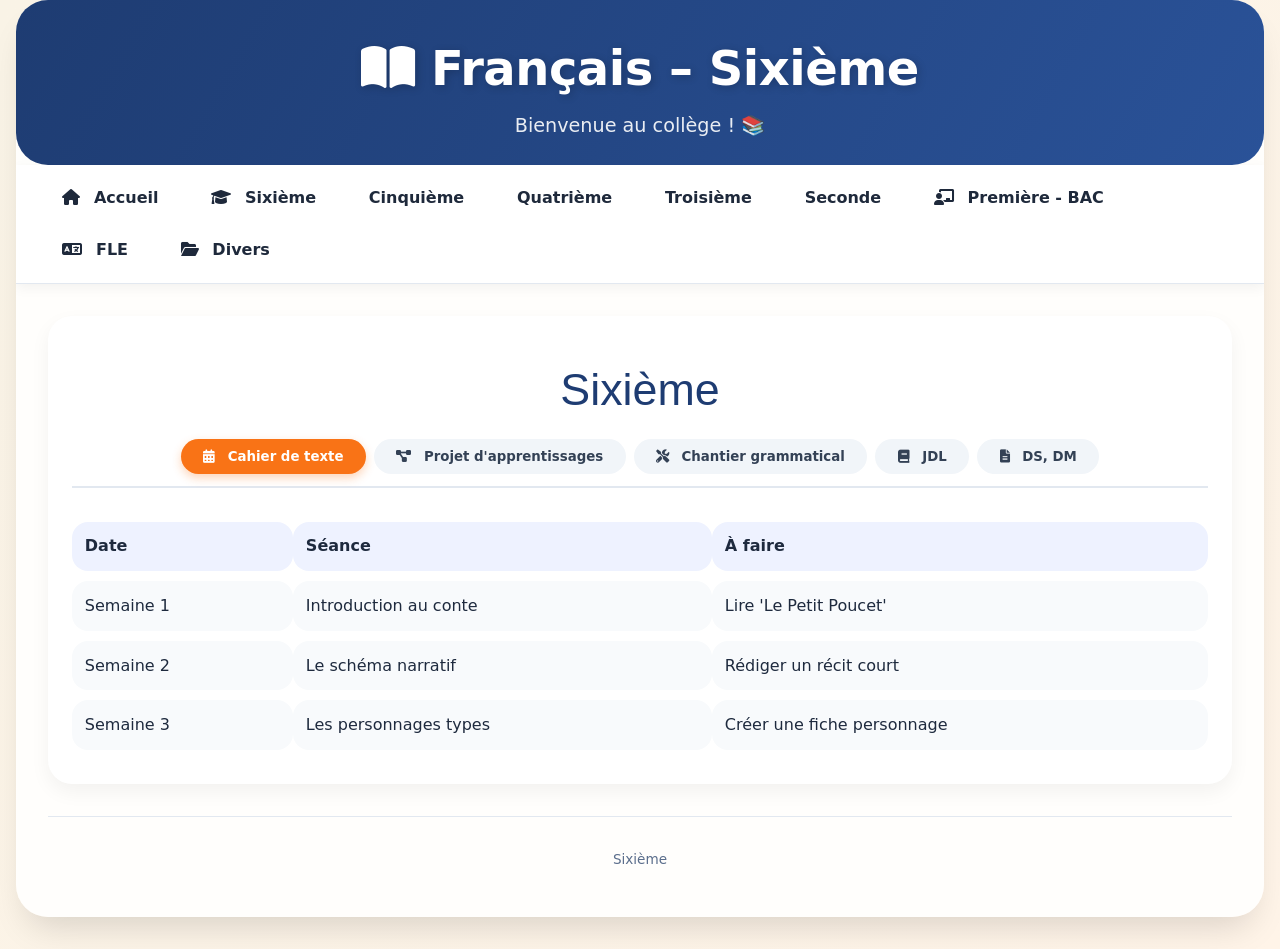
<file: six.html>
<!DOCTYPE html>
<html lang="fr">
<head>
    <meta charset="UTF-8">
    <meta name="viewport" content="width=device-width, initial-scale=1.0">
    <title>Français – Sixième</title>
    <link rel="stylesheet" href="https://cdnjs.cloudflare.com/ajax/libs/font-awesome/6.0.0-beta3/css/all.min.css">
    <link rel="stylesheet" href="style.css">
    <style>
        .cursive-title {
            font-family: 'Segoe UI', 'Brush Script MT', cursive, sans-serif;
            font-size: 2.8rem;
            text-align: center;
            margin: 1rem 0;
            color: #1e3c72;
            font-weight: 500;
        }
        .level-tabs {
            display: flex;
            gap: 0.5rem;
            flex-wrap: wrap;
            margin-bottom: 1.5rem;
            border-bottom: 2px solid #e2e8f0;
            padding-bottom: 0.75rem;
            justify-content: center;
        }
        .tab-btn {
            background: #f1f5f9;
            border: none;
            padding: 0.6rem 1.4rem;
            border-radius: 40px;
            font-weight: 600;
            cursor: pointer;
            transition: all 0.2s;
            font-family: inherit;
            color: #334155;
        }
        .tab-btn i {
            margin-right: 8px;
        }
        .tab-btn.active {
            background: #f97316;
            color: white;
            box-shadow: 0 4px 10px rgba(249,115,22,0.3);
        }
        .tab-content {
            display: none;
            animation: fadeIn 0.2s;
        }
        .tab-content.active {
            display: block;
        }
        .planning-table {
            width: 100%;
            border-collapse: separate;
            border-spacing: 0 10px;
        }
        .planning-table th, .planning-table td {
            background: #f8fafc;
            padding: 0.8rem;
            border-radius: 1rem;
            text-align: left;
        }
        .planning-table th {
            background: #eef2ff;
            font-weight: 700;
        }
        .file-list {
            list-style: none;
            padding-left: 0;
        }
        .file-list li {
            margin: 0.5rem 0;
            padding: 0.4rem 0;
            border-bottom: 1px dashed #e2e8f0;
        }
        .file-list li i {
            margin-right: 10px;
            color: #f97316;
        }
        .accordion-item {
            background: white;
            border-radius: 1rem;
            margin-bottom: 1rem;
            border: 1px solid #eef2ff;
            overflow: hidden;
        }
        .accordion-header {
            background: #fef9f0;
            padding: 1rem;
            font-weight: bold;
            cursor: pointer;
            display: flex;
            justify-content: space-between;
            align-items: center;
        }
        .accordion-header:hover {
            background: #fff0e0;
        }
        .accordion-header i {
            transition: transform 0.3s;
        }
        .accordion-content {
            display: none;
            padding: 1rem;
            border-top: 1px solid #e2e8f0;
            background: #ffffff;
        }
        .accordion-content.open {
            display: block;
        }
        .seance-list {
            list-style: none;
            padding-left: 0;
        }
        .seance-list li {
            margin: 0.8rem 0;
            padding: 0.5rem;
            background: #f8fafc;
            border-radius: 0.8rem;
        }
        .seance-title {
            font-weight: 600;
            color: #1e3c72;
        }
        .resource-card {
            background: #fef9f0;
            border-radius: 1rem;
            padding: 1rem;
            margin-bottom: 1rem;
            border-left: 4px solid #f97316;
        }
        @keyframes fadeIn {
            from { opacity: 0; transform: translateY(8px);}
            to { opacity: 1; transform: translateY(0);}
        }
        @media (max-width: 700px) {
            .cursive-title {
                font-size: 2rem;
            }
        }
    </style>
</head>
<body>
<div class="main-container">
    <div class="hero">
        <h1><i class="fas fa-book-open"></i> Français – Sixième</h1>
        <p>Bienvenue au collège ! 📚</p>
    </div>

    <div class="nav-bar">
        <a href="index.html" class="nav-btn"><i class="fas fa-home"></i> Accueil</a>
        <a href="six.html" class="nav-btn"><i class="fas fa-graduation-cap"></i> Sixième</a>
        <a href="cinquieme.html" class="nav-btn">Cinquième</a>
        <a href="quatrieme.html" class="nav-btn">Quatrième</a>
        <a href="troisieme.html" class="nav-btn">Troisième</a>
        <a href="seconde.html" class="nav-btn">Seconde</a>
        <a href="bac.html" class="nav-btn"><i class="fas fa-chalkboard-user"></i> Première - BAC</a>
        <a href="fle.html" class="nav-btn"><i class="fas fa-language"></i> FLE</a>
        <a href="divers.html" class="nav-btn"><i class="fas fa-folder-open"></i> Divers</a>
    </div>

    <div class="content">
        <div class="card">
            <h2 class="cursive-title">Sixième</h2>

            <div class="level-tabs">
                <button class="tab-btn active" data-tab="cahier6"><i class="fas fa-calendar-alt"></i> Cahier de texte</button>
                <button class="tab-btn" data-tab="projet6"><i class="fas fa-project-diagram"></i> Projet d'apprentissages</button>
                <button class="tab-btn" data-tab="chantier6"><i class="fas fa-tools"></i> Chantier grammatical</button>
                <button class="tab-btn" data-tab="jdl6"><i class="fas fa-book"></i> JDL</button>
                <button class="tab-btn" data-tab="dsdm6"><i class="fas fa-file-alt"></i> DS, DM</button>
            </div>

            <div id="cahier6" class="tab-content active"><div id="cahier6-container">Chargement du cahier de texte...</div></div>
            <div id="projet6" class="tab-content"><div id="projets6-container"></div></div>
            <div id="chantier6" class="tab-content"><div id="chantier6-container"></div></div>
            <div id="jdl6" class="tab-content">
                <div class="resource-card"><h3>🎧 Dictée du mois : "La rentrée"</h3><a href="audio/dictee_rentree.mp3" target="_blank">Écouter la dictée</a></div>
                <div class="resource-card"><h3>💡 Le mot de la semaine : "Émerveiller"</h3><p>Éprouver un vif étonnement admiratif. Exemple : « Le spectacle nous a émerveillés. »</p></div>
                <div class="resource-card"><h3>🧩 Jeux de langue</h3><p>Mots croisés, devinettes et anagrammes.</p><a href="pdf/jeux_langue.pdf" target="_blank">📄 Télécharger la fiche</a></div>
            </div>
            <div id="dsdm6" class="tab-content">
                <ul class="file-list">
                    <li><i class="fas fa-file-pdf"></i> <a href="pdf/ds1.pdf" target="_blank">DS 1 – Conte et grammaire</a></li>
                    <li><i class="fas fa-file-pdf"></i> <a href="pdf/dm1.pdf" target="_blank">DM 1 – Rédiger une suite de récit</a></li>
                    <li><i class="fas fa-file-pdf"></i> <a href="pdf/ds2.pdf" target="_blank">DS 2 – Les temps du passé</a></li>
                </ul>
            </div>
        </div>
        <footer> Sixième</footer>
    </div>
</div>

<script>
    // ========== CAHIER DE TEXTE INTÉGRÉ  ==========
    const cahierTexteData = [
        { date: "Semaine 1", seance: "Introduction au conte", aFaire: "Lire 'Le Petit Poucet'" },
        { date: "Semaine 2", seance: "Le schéma narratif", aFaire: "Rédiger un récit court" },
        { date: "Semaine 3", seance: "Les personnages types", aFaire: "Créer une fiche personnage" }
    ];

    function loadCahierTexte(containerId) {
        const container = document.getElementById(containerId);
        if (!container) return;
        if (cahierTexteData.length === 0) {
            container.innerHTML = '<p>Aucune entrée pour le moment.</p>';
            return;
        }
        let html = `<table class="planning-table">
                        <thead>
                            <tr><th>Date</th><th>Séance</th><th>À faire</th></tr>
                        </thead>
                        <tbody>`;
        cahierTexteData.forEach(entry => {
            html += `<tr>
                        <td>${entry.date || ''}</td>
                        <td>${entry.seance || ''}</td>
                        <td>${entry.aFaire || ''}</td>
                     </tr>`;
        });
        html += `</tbody>
                 </table>`;
        container.innerHTML = html;
    }

    // ========== DONNÉES PROJETS ==========
    const projetsData = [
        {
            "titre": "📖 Projet 1 : Écrire un conte merveilleux",
            "seances": [
                { "titre": "Séance 1 : Découverte des contes (lecture du Petit Poucet)", "fichiers": [{"nom": "Texte du conte", "url": "pdf/petit_poucet.pdf"}] },
                { "titre": "Séance 2 : Les personnages types (héros, adjuvant, opposant)", "fichiers": [{"nom": "Fiche personnages", "url": "pdf/personnages_types.pdf"}] },
                { "titre": "Séance 3 : La structure du conte (situation initiale, péripéties, morale)", "fichiers": [] },
                { "titre": "Séance 4 : Écriture collective d’un conte en atelier", "fichiers": [] },
                { "titre": "Séance 5 : Correction et mise en voix", "fichiers": [] }
            ]
        },
        {
            "titre": "🎭 Projet 2 : Dire une fable de La Fontaine",
            "seances": [
                { "titre": "Séance 1 : Lecture et analyse de 'Le Corbeau et le Renard'", "fichiers": [{"nom": "Texte de la fable", "url": "pdf/corbeau_renard.pdf"}] },
                { "titre": "Séance 2 : Comprendre la morale et le registre satirique", "fichiers": [] },
                { "titre": "Séance 3 : Apprendre par cœur et travailler l'intonation", "fichiers": [] },
                { "titre": "Séance 4 : Présentation devant la classe et évaluation", "fichiers": [{"nom": "Grille d'évaluation", "url": "pdf/grille_fable.pdf"}] }
            ]
        },
        {
            "titre": "📰 Projet 3 : Journal de classe numérique",
            "seances": [
                { "titre": "Séance 1 : Découvrir la une d’un journal", "fichiers": [] },
                { "titre": "Séance 2 : Écrire un article (qui, quoi, où, quand)", "fichiers": [{"nom": "Modèle d'article", "url": "pdf/modele_article.pdf"}] },
                { "titre": "Séance 3 : Réaliser une interview", "fichiers": [] },
                { "titre": "Séance 4 : Mise en page avec un outil numérique", "fichiers": [] },
                { "titre": "Séance 5 : Publication du premier numéro", "fichiers": [] }
            ]
        }
    ];

    // ========== DONNÉES CHANTIERS  ==========
    const chantiersData = [
        { "titre": "📘 Chantier n°1 – La phrase", "description": "Identifier le sujet, le verbe, les compléments.", "fichiers": [{"nom": "Fiche récapitulative", "url": "pdf/grammaire_phrase.pdf"}, {"nom": "Fiche récapitulative2", "url": "pdf/grammaire_phrase2.pdf"}] },
        { "titre": "🏷️ Chantier n°2 – Les classes grammaticales", "description": "Nom, adjectif, verbe, déterminant… Reconnaître la nature des mots.", "fichiers": [{"nom": "Exercices", "url": "pdf/classes_grammaticales.pdf"}] },
        { "titre": "⏳ Chantier n°3 – Les temps du passé", "description": "Imparfait, passé simple, passé composé : valeurs et conjugaisons.", "fichiers": [{"nom": "Tableaux de conjugaison", "url": "pdf/temps_passe.pdf"}] }
    ];

    // Construction des projets (accordéon)
    function buildProjets(containerId) {
        const container = document.getElementById(containerId);
        if (!container) return;
        let html = '';
        projetsData.forEach((projet, idx) => {
            html += `<div class="accordion-item">
                        <div class="accordion-header" data-accordion="${idx}">
                            <span>${projet.titre}</span>
                            <i class="fas fa-chevron-down"></i>
                        </div>
                        <div class="accordion-content" id="accordion-content-${idx}">
                            <ul class="seance-list">`;
            projet.seances.forEach(seance => {
                html += `<li><span class="seance-title">📌 ${seance.titre}</span>`;
                if (seance.fichiers && seance.fichiers.length) {
                    html += `<ul class="file-list" style="margin-top:0.5rem;">`;
                    seance.fichiers.forEach(f => {
                        html += `<li><i class="fas fa-file-pdf"></i> <a href="${f.url}" target="_blank">${f.nom}</a></li>`;
                    });
                    html += `</ul>`;
                }
                html += `</li>`;
            });
            html += `</ul></div></div>`;
        });
        container.innerHTML = html;

        // Activer les accordéons
        document.querySelectorAll('.accordion-header').forEach(header => {
            header.addEventListener('click', function() {
                const content = this.nextElementSibling;
                const icon = this.querySelector('i');
                content.classList.toggle('open');
                icon.style.transform = content.classList.contains('open') ? 'rotate(180deg)' : 'rotate(0deg)';
            });
        });
    }

    // Construction des chantiers grammaticaux
    function buildChantiers(containerId) {
        const container = document.getElementById(containerId);
        if (!container) return;
        let html = '';
        chantiersData.forEach(chantier => {
            html += `<div class="resource-card">
                        <h3>${chantier.titre}</h3>
                        <p>${chantier.description || ''}</p>`;
            if (chantier.fichiers && chantier.fichiers.length) {
                html += `<ul class="file-list">`;
                chantier.fichiers.forEach(f => {
                    html += `<li><i class="fas fa-file-pdf"></i> <a href="${f.url}" target="_blank">${f.nom}</a></li>`;
                });
                html += `</ul>`;
            }
            html += `</div>`;
        });
        container.innerHTML = html;
    }

    // Gestion des onglets principaux 
    const tabs = document.querySelectorAll('.tab-btn');
    const contents = document.querySelectorAll('.tab-content');
    tabs.forEach(tab => {
        tab.addEventListener('click', () => {
            const targetId = tab.getAttribute('data-tab');
            tabs.forEach(t => t.classList.remove('active'));
            contents.forEach(c => c.classList.remove('active'));
            tab.classList.add('active');
            document.getElementById(targetId).classList.add('active');
        });
    });

    // Initialisation
    window.onload = () => {
        loadCahierTexte('cahier6-container');   // plus de paramètre classe
        buildProjets('projets6-container');
        buildChantiers('chantier6-container');
    };
</script>
</body>
</html>
</file>
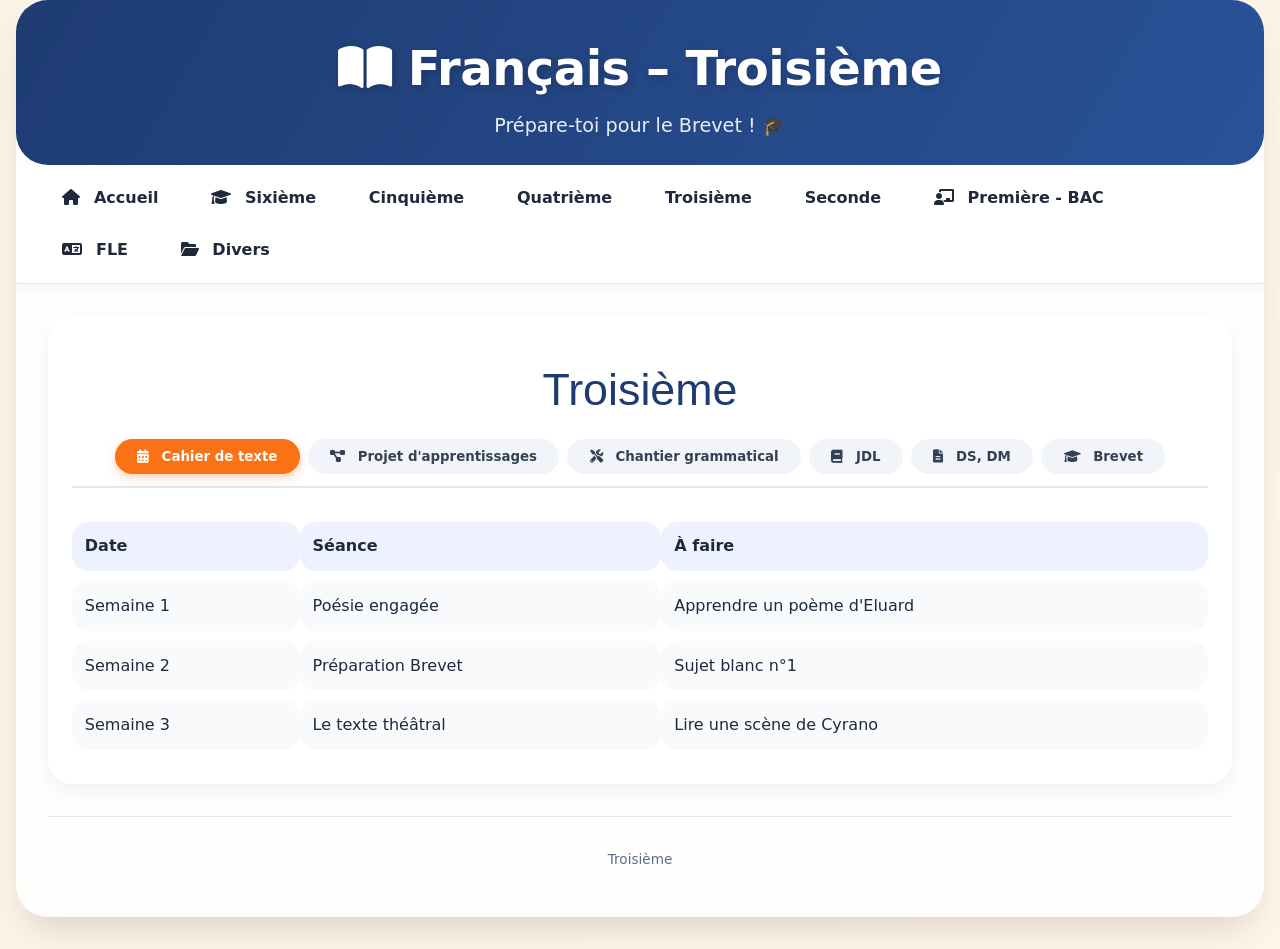
<file: troisieme.html>
<!DOCTYPE html>
<html lang="fr">
<head>
    <meta charset="UTF-8">
    <meta name="viewport" content="width=device-width, initial-scale=1.0">
    <title>Français – Troisième</title>
    <link rel="stylesheet" href="https://cdnjs.cloudflare.com/ajax/libs/font-awesome/6.0.0-beta3/css/all.min.css">
    <link rel="stylesheet" href="style.css">
    <style>
        .cursive-title {
            font-family: 'Segoe UI', 'Brush Script MT', cursive, sans-serif;
            font-size: 2.8rem;
            text-align: center;
            margin: 1rem 0;
            color: #1e3c72;
            font-weight: 500;
        }
        .level-tabs {
            display: flex;
            gap: 0.5rem;
            flex-wrap: wrap;
            margin-bottom: 1.5rem;
            border-bottom: 2px solid #e2e8f0;
            padding-bottom: 0.75rem;
            justify-content: center;
        }
        .tab-btn {
            background: #f1f5f9;
            border: none;
            padding: 0.6rem 1.4rem;
            border-radius: 40px;
            font-weight: 600;
            cursor: pointer;
            transition: all 0.2s;
            font-family: inherit;
            color: #334155;
        }
        .tab-btn i {
            margin-right: 8px;
        }
        .tab-btn.active {
            background: #f97316;
            color: white;
            box-shadow: 0 4px 10px rgba(249,115,22,0.3);
        }
        .tab-content {
            display: none;
            animation: fadeIn 0.2s;
        }
        .tab-content.active {
            display: block;
        }
        .planning-table {
            width: 100%;
            border-collapse: separate;
            border-spacing: 0 10px;
        }
        .planning-table th, .planning-table td {
            background: #f8fafc;
            padding: 0.8rem;
            border-radius: 1rem;
            text-align: left;
        }
        .planning-table th {
            background: #eef2ff;
            font-weight: 700;
        }
        .file-list {
            list-style: none;
            padding-left: 0;
        }
        .file-list li {
            margin: 0.5rem 0;
            padding: 0.4rem 0;
            border-bottom: 1px dashed #e2e8f0;
        }
        .file-list li i {
            margin-right: 10px;
            color: #f97316;
        }
        .accordion-item {
            background: white;
            border-radius: 1rem;
            margin-bottom: 1rem;
            border: 1px solid #eef2ff;
            overflow: hidden;
        }
        .accordion-header {
            background: #fef9f0;
            padding: 1rem;
            font-weight: bold;
            cursor: pointer;
            display: flex;
            justify-content: space-between;
            align-items: center;
        }
        .accordion-header:hover {
            background: #fff0e0;
        }
        .accordion-header i {
            transition: transform 0.3s;
        }
        .accordion-content {
            display: none;
            padding: 1rem;
            border-top: 1px solid #e2e8f0;
            background: #ffffff;
        }
        .accordion-content.open {
            display: block;
        }
        .seance-list {
            list-style: none;
            padding-left: 0;
        }
        .seance-list li {
            margin: 0.8rem 0;
            padding: 0.5rem;
            background: #f8fafc;
            border-radius: 0.8rem;
        }
        .seance-title {
            font-weight: 600;
            color: #1e3c72;
        }
        .resource-card {
            background: #fef9f0;
            border-radius: 1rem;
            padding: 1rem;
            margin-bottom: 1rem;
            border-left: 4px solid #f97316;
        }
        @keyframes fadeIn {
            from { opacity: 0; transform: translateY(8px);}
            to { opacity: 1; transform: translateY(0);}
        }
        @media (max-width: 700px) {
            .cursive-title {
                font-size: 2rem;
            }
        }
    </style>
</head>
<body>
<div class="main-container">
    <div class="hero">
        <h1><i class="fas fa-book-open"></i> Français – Troisième</h1>
        <p>Prépare-toi pour le Brevet ! 🎓</p>
    </div>

    <div class="nav-bar">
        <a href="index.html" class="nav-btn"><i class="fas fa-home"></i> Accueil</a>
        <a href="six.html" class="nav-btn"><i class="fas fa-graduation-cap"></i> Sixième</a>
        <a href="cinquieme.html" class="nav-btn">Cinquième</a>
        <a href="quatrieme.html" class="nav-btn">Quatrième</a>
        <a href="troisieme.html" class="nav-btn">Troisième</a>
        <a href="seconde.html" class="nav-btn">Seconde</a>
        <a href="bac.html" class="nav-btn"><i class="fas fa-chalkboard-user"></i> Première - BAC</a>
        <a href="fle.html" class="nav-btn"><i class="fas fa-language"></i> FLE</a>
        <a href="divers.html" class="nav-btn"><i class="fas fa-folder-open"></i> Divers</a>
    </div>

    <div class="content">
        <div class="card">
            <h2 class="cursive-title">Troisième</h2>
            <div class="level-tabs">
                <button class="tab-btn active" data-tab="cahier3"><i class="fas fa-calendar-alt"></i> Cahier de texte</button>
                <button class="tab-btn" data-tab="projet3"><i class="fas fa-project-diagram"></i> Projet d'apprentissages</button>
                <button class="tab-btn" data-tab="chantier3"><i class="fas fa-tools"></i> Chantier grammatical</button>
                <button class="tab-btn" data-tab="jdl3"><i class="fas fa-book"></i> JDL</button>
                <button class="tab-btn" data-tab="dsdm3"><i class="fas fa-file-alt"></i> DS, DM</button>
                <button class="tab-btn" data-tab="brevet3"><i class="fas fa-graduation-cap"></i> Brevet</button>
            </div>
            <div id="cahier3" class="tab-content active"><div id="cahier3-container">Chargement...</div></div>
            <div id="projet3" class="tab-content"><div id="projets3-container"></div></div>
            <div id="chantier3" class="tab-content"><div id="chantier3-container"></div></div>
            <div id="jdl3" class="tab-content">
                <div class="resource-card"><h3>🎧 Dictée Brevet : "L'appel du 18 Juin"</h3><a href="audio/dictee_appel.mp3">Écouter</a></div>
                <div class="resource-card"><h3>💡 Mot de la semaine : "Résilience"</h3></div>
                <div class="resource-card"><h3>🧩 Quiz : Figures de style</h3><a href="pdf/quiz_figures.pdf">Télécharger</a></div>
            </div>
            <div id="dsdm3" class="tab-content">
                <ul class="file-list">
                    <li><i class="fas fa-file-pdf"></i> <a href="pdf/3e_ds_poesie.pdf">DS – Poésie engagée</a></li>
                    <li><i class="fas fa-file-pdf"></i> <a href="pdf/3e_dm_brevet_blanc.pdf">DM – Brevet blanc n°1</a></li>
                </ul>
            </div>
            <div id="brevet3" class="tab-content"><div id="brevet3-container"></div></div>
        </div>
        <footer> Troisième</footer>
    </div>
</div>

<script>
    // ========== CAHIER DE TEXTE INTÉGRÉ ==========
    const cahierTexteData = [
        { date: "Semaine 1", seance: "Poésie engagée", aFaire: "Apprendre un poème d'Eluard" },
        { date: "Semaine 2", seance: "Préparation Brevet", aFaire: "Sujet blanc n°1" },
        { date: "Semaine 3", seance: "Le texte théâtral", aFaire: "Lire une scène de Cyrano" }
    ];

    function loadCahierTexte(containerId) {
        const container = document.getElementById(containerId);
        if (!container) return;
        if (cahierTexteData.length === 0) {
            container.innerHTML = '<p>Aucune entrée pour le moment.</p>';
            return;
        }
        let html = `<table class="planning-table">
                        <thead>
                            <tr><th>Date</th><th>Séance</th><th>À faire</th></tr>
                        </thead>
                        <tbody>`;
        cahierTexteData.forEach(entry => {
            html += `<tr>
                        <td>${entry.date || ''}</td>
                        <td>${entry.seance || ''}</td>
                        <td>${entry.aFaire || ''}</td>
                     </tr>`;
        });
        html += `</tbody>
                 </table>`;
        container.innerHTML = html;
    }

    // ========== PROJETS (accordéon) ==========
    const projetsData = [
        {
            "titre": "📝 Projet 1 : Préparer l'oral du Brevet",
            "seances": [
                { "titre": "Séance 1 : Choisir son œuvre", "fichiers": [] },
                { "titre": "Séance 2 : Construire un exposé", "fichiers": [{"nom": "Grille d'évaluation", "url": "pdf/grille_oral.pdf"}] },
                { "titre": "Séance 3 : S'entraîner à l'oral", "fichiers": [] },
                { "titre": "Séance 4 : Simulation d'oral", "fichiers": [] }
            ]
        },
        {
            "titre": "📰 Projet 2 : Écrire une nouvelle réaliste",
            "seances": [
                { "titre": "Séance 1 : Lire Maupassant", "fichiers": [{"nom": "Nouvelle exemple", "url": "pdf/maupassant_extrait.pdf"}] },
                { "titre": "Séance 2 : Créer un personnage", "fichiers": [] },
                { "titre": "Séance 3 : Écrire la chute", "fichiers": [] },
                { "titre": "Séance 4 : Correction", "fichiers": [] }
            ]
        }
    ];

    function buildProjets(containerId) {
        const container = document.getElementById(containerId);
        if (!container) return;
        let html = '';
        projetsData.forEach((projet, idx) => {
            html += `<div class="accordion-item">
                        <div class="accordion-header" data-accordion="${idx}">
                            <span>${projet.titre}</span>
                            <i class="fas fa-chevron-down"></i>
                        </div>
                        <div class="accordion-content" id="accordion-content-${idx}">
                            <ul class="seance-list">`;
            projet.seances.forEach(seance => {
                html += `<li><span class="seance-title">📌 ${seance.titre}</span>`;
                if (seance.fichiers && seance.fichiers.length) {
                    html += `<ul class="file-list" style="margin-top:0.5rem;">`;
                    seance.fichiers.forEach(f => {
                        html += `<li><i class="fas fa-file-pdf"></i> <a href="${f.url}" target="_blank">${f.nom}</a></li>`;
                    });
                    html += `</ul>`;
                }
                html += `</li>`;
            });
            html += `</ul></div></div>`;
        });
        container.innerHTML = html;

        // Activer les accordéons
        document.querySelectorAll('.accordion-header').forEach(header => {
            header.addEventListener('click', function() {
                const content = this.nextElementSibling;
                const icon = this.querySelector('i');
                content.classList.toggle('open');
                icon.style.transform = content.classList.contains('open') ? 'rotate(180deg)' : 'rotate(0deg)';
            });
        });
    }

    // ========== CHANTIERS GRAMMATICAUX (accordéon) ==========
    const chantiersData = [
        { "titre": "📖 Chantier n°1 – La poésie engagée", "description": "Analyse de poèmes engagés (Aragon, Eluard).", "fichiers": [{"nom": "Anthologie", "url": "pdf/3e_poesie_engagee.pdf"}] },
        { "titre": "🎭 Chantier n°2 – Le texte théâtral", "description": "Didascalies, tirade, sous-texte.", "fichiers": [{"nom": "Méthode", "url": "pdf/3e_analyse_theatre.pdf"}] },
        { "titre": "✍️ Chantier n°3 – La contraction de texte", "description": "Méthodologie pour l'épreuve écrite.", "fichiers": [{"nom": "Fiche pratique", "url": "pdf/3e_contraction.pdf"}] }
    ];

    function buildChantiers(containerId) {
        const container = document.getElementById(containerId);
        if (!container) return;
        let html = '';
        chantiersData.forEach(chantier => {
            html += `<div class="resource-card">
                        <h3>${chantier.titre}</h3>
                        <p>${chantier.description || ''}</p>`;
            if (chantier.fichiers && chantier.fichiers.length) {
                html += `<ul class="file-list">`;
                chantier.fichiers.forEach(f => {
                    html += `<li><i class="fas fa-file-pdf"></i> <a href="${f.url}" target="_blank">${f.nom}</a></li>`;
                });
                html += `</ul>`;
            }
            html += `</div>`;
        });
        container.innerHTML = html;
    }

    // ========== BREVET ==========
    const brevetData = {
        "annales": [
            { "nom": "Brevet 2024 – sujet et corrigé", "url": "pdf/brevet_2024_francais.pdf" },
            { "nom": "Brevet 2023", "url": "pdf/brevet_2023_francais.pdf" }
        ],
        "methodes": [
            { "nom": "Guide oral du brevet", "url": "pdf/conseils_oral_brevet.pdf" }
        ],
        "liens": [
            { "nom": "Vidéo : Réussir la rédaction", "url": "https://www.youtube.com/watch?v=example" }
        ]
    };

    function buildBrevet(containerId) {
        const container = document.getElementById(containerId);
        if (!container) return;
        let html = '';
        if (brevetData.annales.length) {
            html += `<div class="resource-card"><h3>📘 Annales corrigées</h3><ul class="file-list">`;
            brevetData.annales.forEach(a => { html += `<li><i class="fas fa-file-pdf"></i> <a href="${a.url}" target="_blank">${a.nom}</a></li>`; });
            html += `</ul></div>`;
        }
        if (brevetData.methodes.length) {
            html += `<div class="resource-card"><h3>📝 Méthodologie</h3><ul class="file-list">`;
            brevetData.methodes.forEach(m => { html += `<li><i class="fas fa-file-pdf"></i> <a href="${m.url}" target="_blank">${m.nom}</a></li>`; });
            html += `</ul></div>`;
        }
        if (brevetData.liens.length) {
            html += `<div class="resource-card"><h3>🔗 Liens utiles</h3><ul class="file-list">`;
            brevetData.liens.forEach(l => { html += `<li><i class="fas fa-link"></i> <a href="${l.url}" target="_blank">${l.nom}</a></li>`; });
            html += `</ul></div>`;
        }
        container.innerHTML = html || '<p>Aucune ressource Brevet pour le moment.</p>';
    }

    // ========== GESTION DES ONGLETS PRINCIPAUX ==========
    const tabs = document.querySelectorAll('.tab-btn');
    const contents = document.querySelectorAll('.tab-content');
    tabs.forEach(tab => {
        tab.addEventListener('click', () => {
            const targetId = tab.getAttribute('data-tab');
            tabs.forEach(t => t.classList.remove('active'));
            contents.forEach(c => c.classList.remove('active'));
            tab.classList.add('active');
            document.getElementById(targetId).classList.add('active');
        });
    });

    // ========== INITIALISATION ==========
    window.onload = () => {
        loadCahierTexte('cahier3-container');
        buildProjets('projets3-container');
        buildChantiers('chantier3-container');
        buildBrevet('brevet3-container');
    };
</script>
</body>
</html>
</file>
<file: style.css>
/* style.css – Design moderne et ludique pour collégiens/lycéens */
* {
    margin: 0;
    padding: 0;
    box-sizing: border-box;
}

body {
    font-family: 'Segoe UI', 'Inter', system-ui, -apple-system, sans-serif;
    background: linear-gradient(135deg, #f9f3e6 0%, #fff4e8 100%);
    color: #1e2a3e;
    line-height: 1.5;
    padding: 0 1rem 2rem;
}

.main-container {
    max-width: 1300px;
    margin: 0 auto;
    background: rgba(255,255,255,0.85);
    border-radius: 2rem;
    box-shadow: 0 20px 35px -12px rgba(0,0,0,0.15);
    overflow: hidden;
    backdrop-filter: blur(2px);
}

.hero {
    background: linear-gradient(120deg, #1e3c72 0%, #2a5298 100%);
    padding: 2rem 2rem 1.5rem;
    text-align: center;
    border-bottom-left-radius: 2rem;
    border-bottom-right-radius: 2rem;
    color: white;
}

.hero h1 {
    font-size: 3rem;
    font-weight: 800;
    letter-spacing: -0.5px;
    text-shadow: 2px 2px 8px rgba(0,0,0,0.2);
    margin-bottom: 0.5rem;
}

.hero p {
    font-size: 1.2rem;
    opacity: 0.9;
}

.nav-bar {
    background: white;
    padding: 0.75rem 1.5rem;
    display: flex;
    flex-wrap: wrap;
    gap: 0.5rem;
    border-bottom: 1px solid #e2e8f0;
    box-shadow: 0 4px 12px rgba(0,0,0,0.05);
    position: sticky;
    top: 0;
    z-index: 100;
    background: rgba(255,255,255,0.95);
}

.nav-btn {
    background: transparent;
    border: none;
    font-size: 1rem;
    font-weight: 600;
    padding: 0.6rem 1.4rem;
    border-radius: 40px;
    cursor: pointer;
    transition: all 0.2s ease;
    color: #1e293b;
    text-decoration: none;
    display: inline-block;
    font-family: inherit;
}

.nav-btn i {
    margin-right: 8px;
}

.nav-btn:hover {
    background: #eef2ff;
    color: #1e3c72;
    transform: translateY(-2px);
}

.content {
    padding: 2rem;
    animation: fadeIn 0.3s ease;
}

@keyframes fadeIn {
    from { opacity: 0; transform: translateY(8px);}
    to { opacity: 1; transform: translateY(0);}
}

.card {
    background: white;
    border-radius: 1.5rem;
    padding: 1.5rem;
    margin-bottom: 1.5rem;
    box-shadow: 0 8px 20px rgba(0,0,0,0.05);
    transition: transform 0.2s, box-shadow 0.2s;
}

.card:hover {
    transform: translateY(-4px);
    box-shadow: 0 20px 25px -12px rgba(0,0,0,0.1);
}

.section-title {
    font-size: 1.8rem;
    font-weight: 700;
    color: #0f2b3d;
    border-left: 6px solid #f97316;
    padding-left: 1rem;
    margin-bottom: 1.5rem;
}

.subnav {
    display: flex;
    gap: 0.5rem;
    flex-wrap: wrap;
    margin-bottom: 1.5rem;
    border-bottom: 2px solid #e2e8f0;
    padding-bottom: 0.75rem;
}

.tablink {
    background: #f1f5f9;
    border: none;
    padding: 0.6rem 1.4rem;
    border-radius: 40px;
    font-weight: 600;
    cursor: pointer;
    transition: all 0.2s;
    font-family: inherit;
    color: #334155;
}

.tablink i {
    margin-right: 8px;
}

.tablink.active {
    background: #f97316;
    color: white;
    box-shadow: 0 4px 10px rgba(249,115,22,0.3);
}

.tab {
    display: none;
    animation: fadeIn 0.2s;
}

.tab.active {
    display: block;
}

.accordion-btn {
    background: white;
    border-radius: 1rem;
    margin-bottom: 0.75rem;
    border: 1px solid #eef2ff;
    transition: all 0.2s;
    width: 100%;
    text-align: left;
    padding: 1rem 1.2rem;
    font-weight: 600;
    font-size: 1.1rem;
    font-family: inherit;
    cursor: pointer;
}

.accordion-btn:hover {
    border-color: #f97316;
    box-shadow: 0 2px 8px rgba(0,0,0,0.05);
}

.w3-light-grey {
    background-color: #fef9f0 !important;
    border-radius: 0 0 1rem 1rem;
    padding: 1rem 1.2rem;
}

.w3-hide {
    display: none;
}

.w3-show {
    display: block;
}

.pdf-list {
    list-style: none;
    padding-left: 0;
}

.pdf-list li {
    margin: 0.5rem 0;
    padding: 0.4rem 0;
    border-bottom: 1px dashed #e2e8f0;
}

.pdf-list li i {
    margin-right: 10px;
    color: #f97316;
}

a {
    text-decoration: none;
    color: #2a5298;
    transition: color 0.2s;
}

a:hover {
    color: #f97316;
    text-decoration: underline;
}

.info-box {
    background: #fff3e3;
    border-left: 5px solid #f97316;
    padding: 1rem;
    border-radius: 1rem;
    margin: 1rem 0;
}

.cahier-table {
    width: 100%;
    border-collapse: separate;
    border-spacing: 0 12px;
}

.cahier-table th, .cahier-table td {
    background: #f8fafc;
    padding: 1rem;
    border-radius: 1rem;
    vertical-align: top;
}

.cahier-table th {
    background: #eef2ff;
    font-weight: 700;
}

footer {
    text-align: center;
    padding: 2rem 1rem 1rem;
    font-size: 0.85rem;
    color: #5b6e8c;
    border-top: 1px solid #e2e8f0;
    margin-top: 2rem;
}

@media (max-width: 768px) {
    body {
        padding: 0 0.5rem 1rem;
    }
    .hero h1 {
        font-size: 2rem;
    }
    .nav-bar {
        overflow-x: auto;
        flex-wrap: nowrap;
        justify-content: flex-start;
        padding: 0.5rem;
    }
    .nav-btn {
        white-space: nowrap;
    }
    .content {
        padding: 1rem;
    }
    .section-title {
        font-size: 1.4rem;
    }
}
</file>
